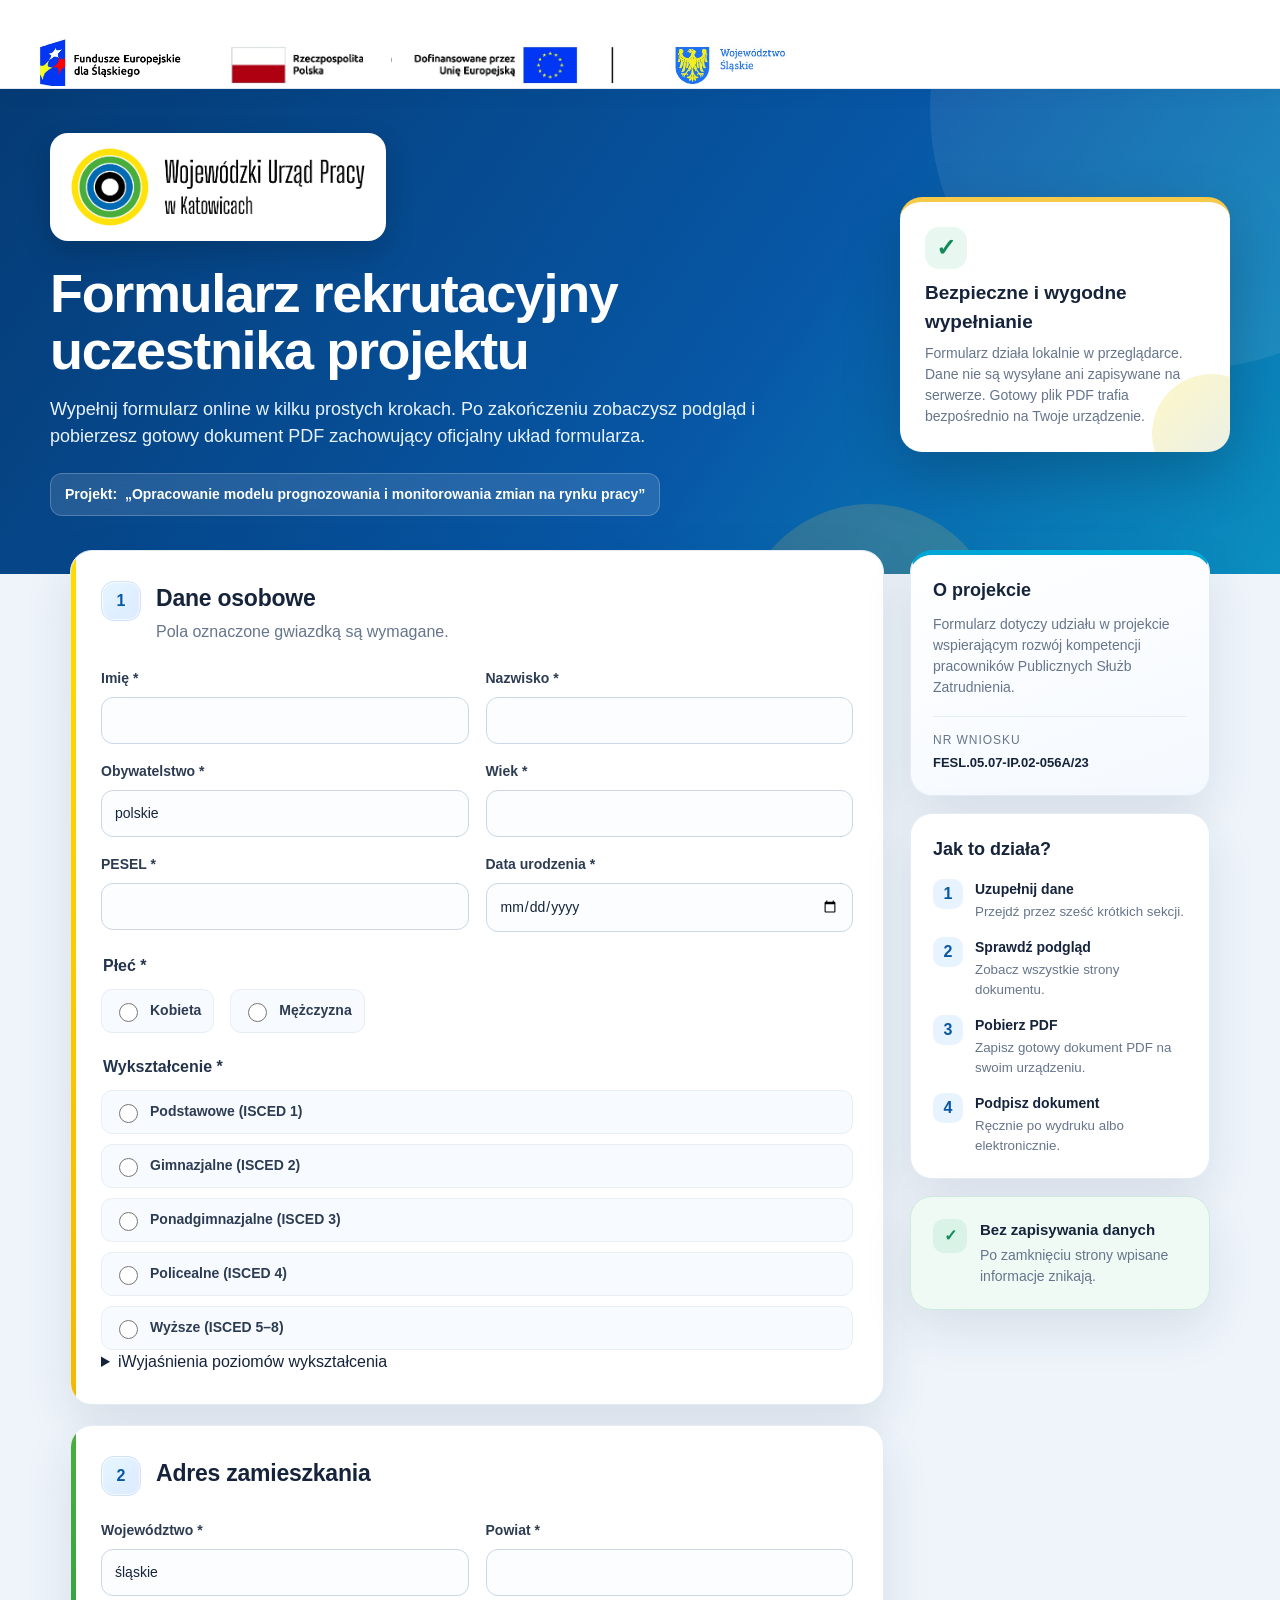
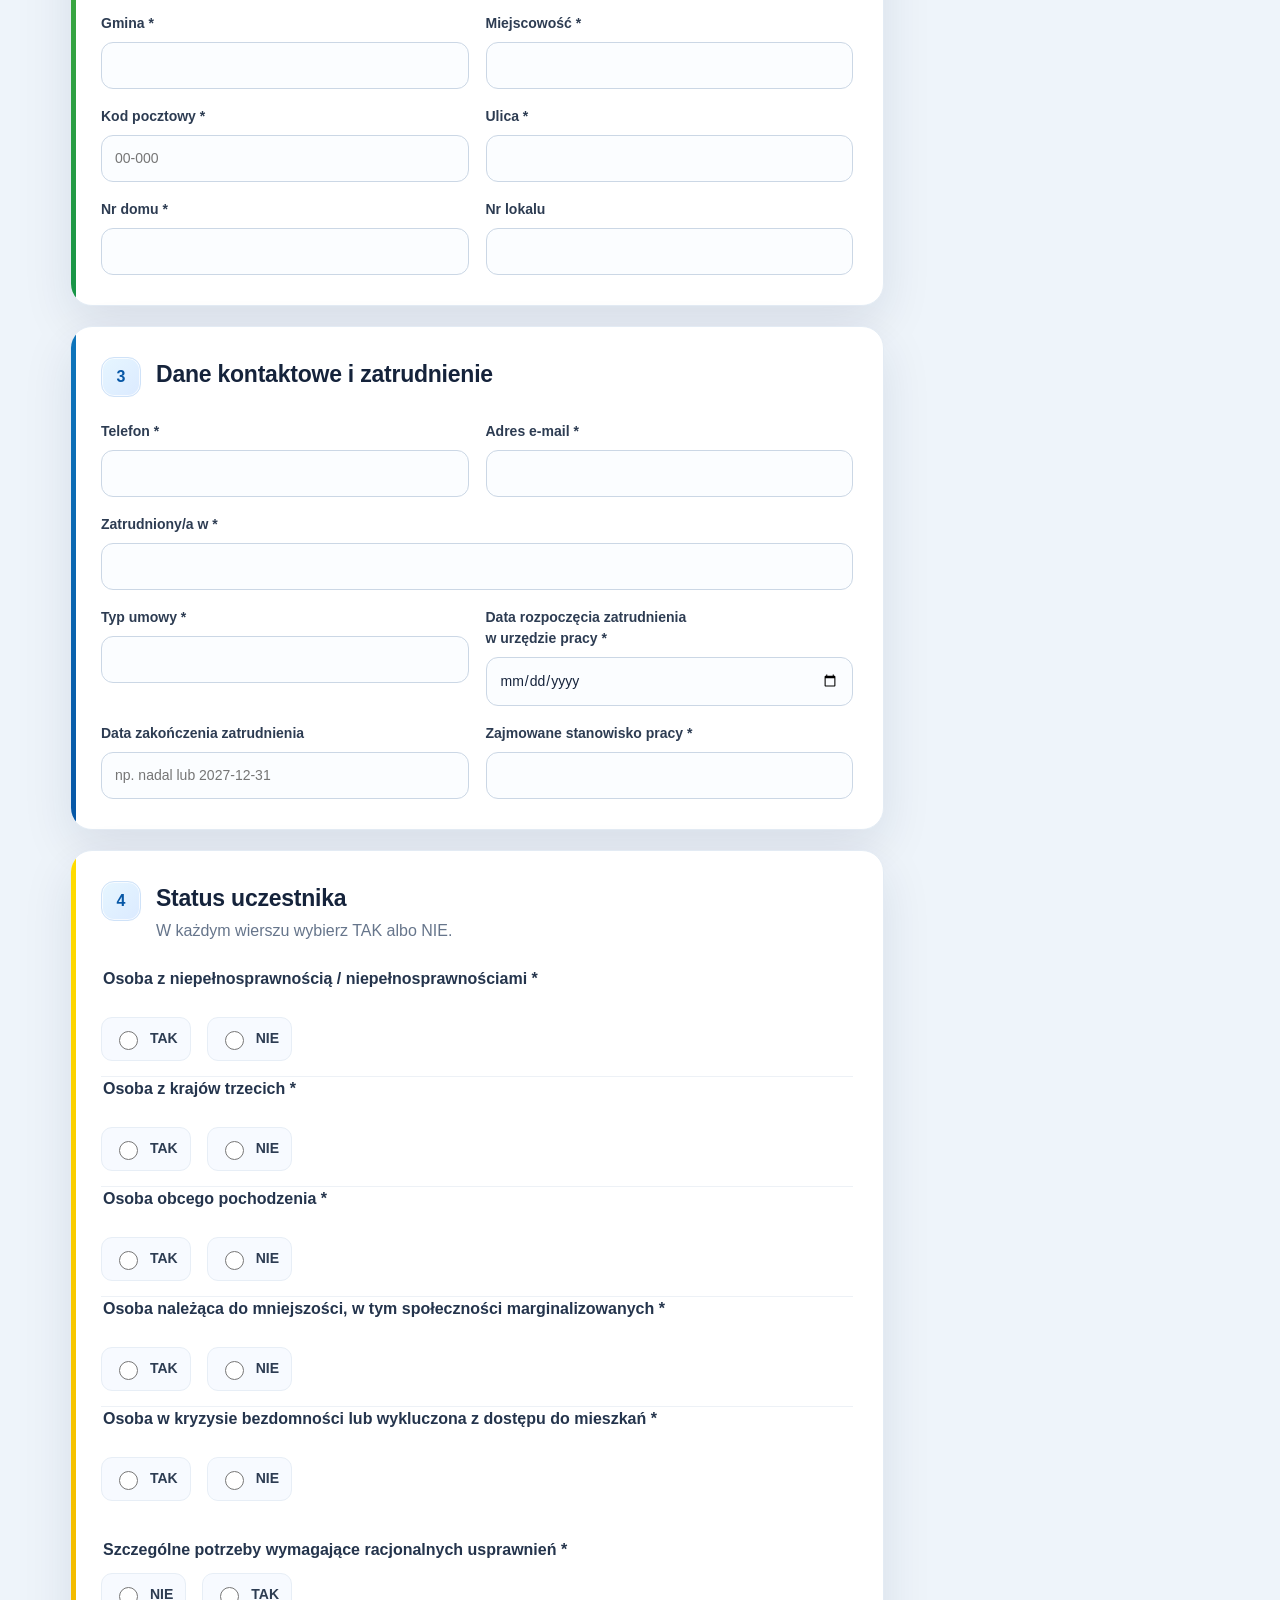
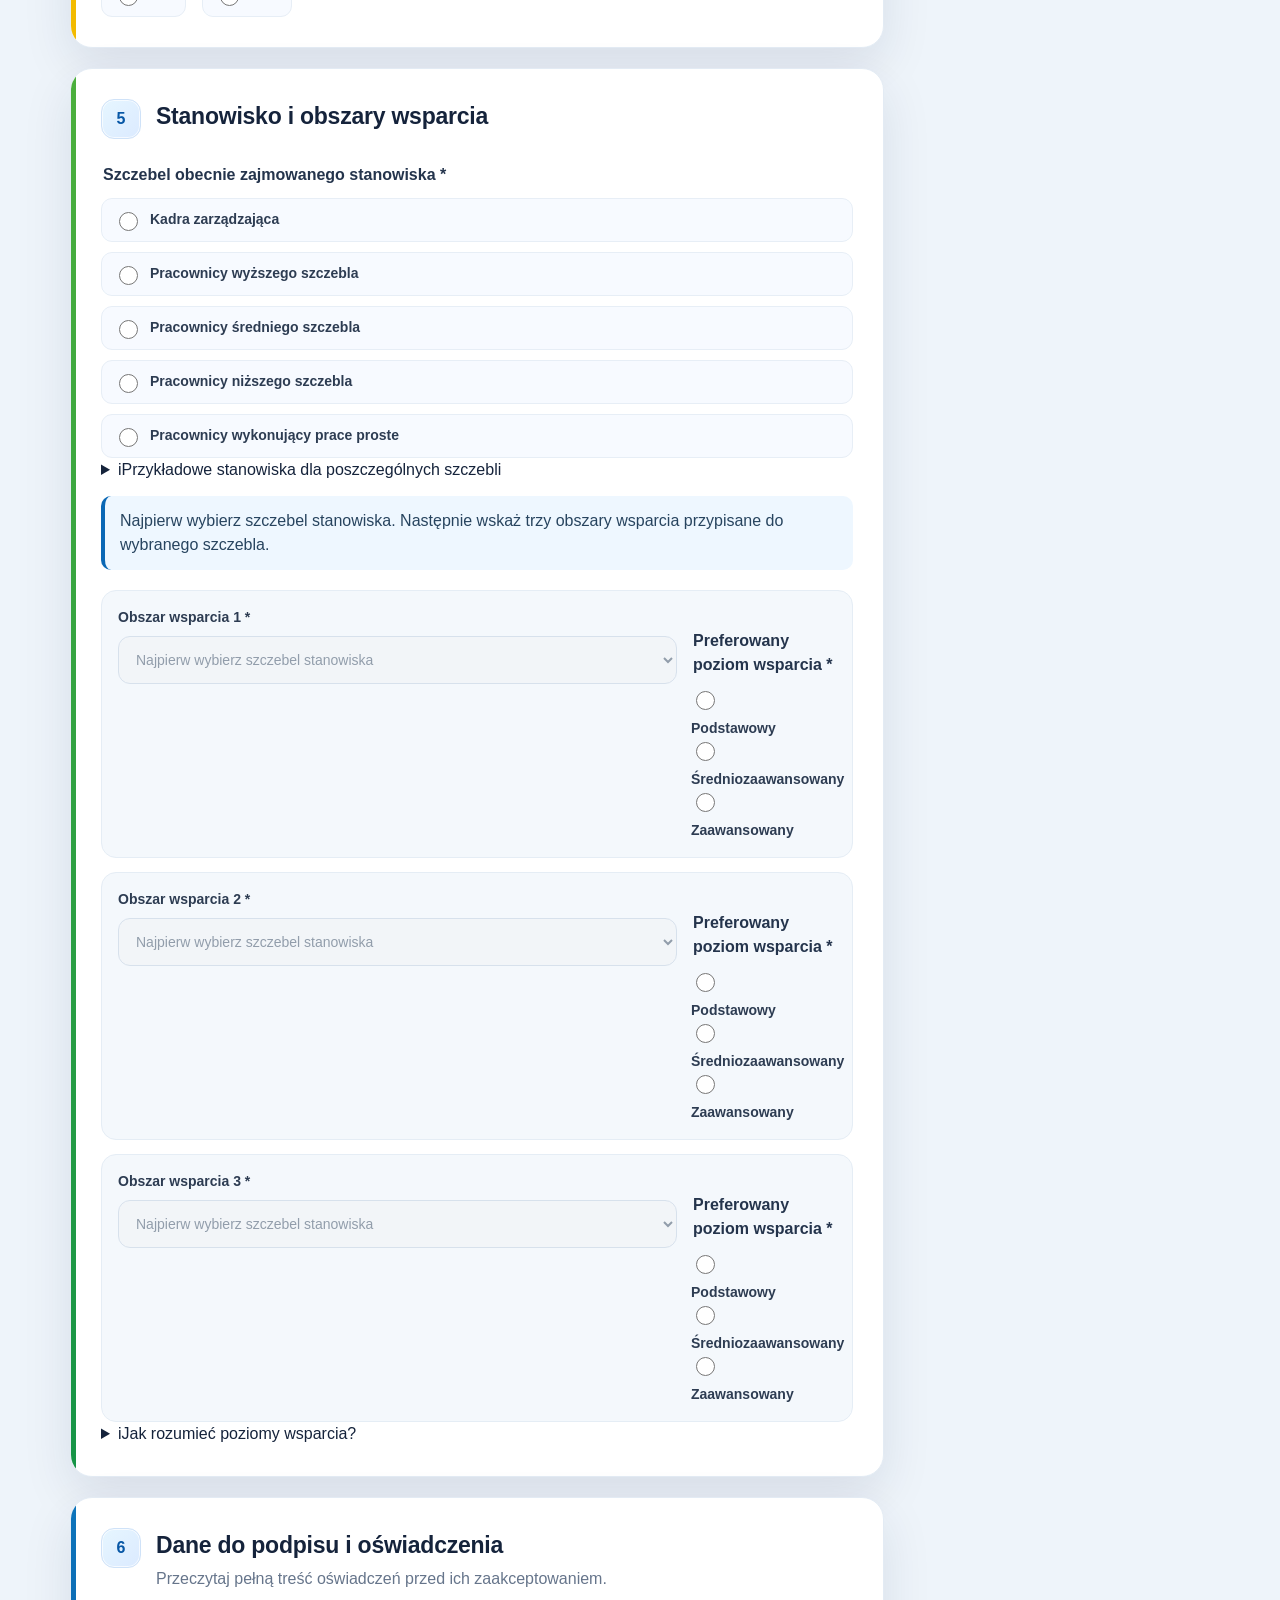
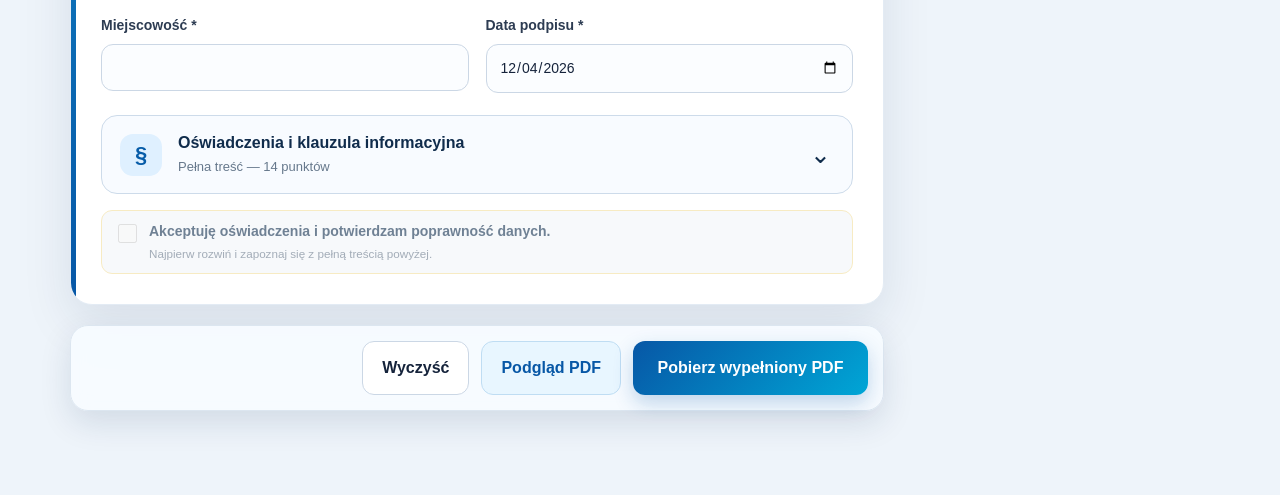
<file: index.html>
<!doctype html>
<html lang="pl">
<head>
  <meta charset="utf-8">
  <meta name="viewport" content="width=device-width, initial-scale=1">
  <title>Formularz rekrutacyjny - generator PDF</title>
  <link rel="stylesheet" href="./style.css?v=10.8">
</head>
<body>
  <header class="site-header">
    <div class="funding-strip">
      <div class="brand-wrap">
        <div class="funding-logos" aria-label="Logotypy programu i instytucji finansujących">
          <img src="./assets/fundusze-slaskie.png" alt="Fundusze Europejskie dla Śląskiego">
          <img src="./assets/rzeczpospolita.png" alt="Rzeczpospolita Polska">
          <img src="./assets/unia-europejska.png" alt="Dofinansowane przez Unię Europejską">
          <img src="./assets/wojewodztwo-slaskie.png" alt="Województwo Śląskie">
        </div>
      </div>
    </div>
    <div class="hero">
      <div class="hero-inner">
        <div class="hero-copy">
          <div class="institution-row">
            <div class="wup-brand-box">
              <img src="./assets/logo-wup-oficjalne.png" alt="Wojewódzki Urząd Pracy w Katowicach" class="wup-logo-wide">
            </div>
          </div>
          <h1>Formularz rekrutacyjny uczestnika projektu</h1>
          <p class="hero-lead">Wypełnij formularz online w kilku prostych krokach. Po zakończeniu zobaczysz podgląd i pobierzesz gotowy dokument PDF zachowujący oficjalny układ formularza.</p>
          <div class="project-chip"><strong>Projekt:</strong>&nbsp; „Opracowanie modelu prognozowania i monitorowania zmian na rynku pracy”</div>
        </div>
        <div class="hero-panel">
          <div class="privacy-icon" aria-hidden="true">✓</div>
          <strong>Bezpieczne i wygodne wypełnianie</strong>
          <p>Formularz działa lokalnie w przeglądarce. Dane nie są wysyłane ani zapisywane na serwerze. Gotowy plik PDF trafia bezpośrednio na Twoje urządzenie.</p>
        </div>
      </div>
    </div>
  </header>

  <main class="layout">
    <form id="recruitmentForm" novalidate>
      <section class="card">
        <div class="section-title"><span>1</span><div><h2>Dane osobowe</h2><p>Pola oznaczone gwiazdką są wymagane.</p></div></div>
        <div class="grid two">
          <label>Imię *<input name="imie" autocomplete="given-name" required></label>
          <label>Nazwisko *<input name="nazwisko" autocomplete="family-name" required></label>
          <label>Obywatelstwo *<input name="obywatelstwo" required value="polskie"></label>
          <label>Wiek *<input name="wiek" type="number" min="16" max="100" required></label>
          <label>PESEL *<input name="pesel" inputmode="numeric" maxlength="11" pattern="[0-9]{11}" required></label>
          <label>Data urodzenia *<input name="data_urodzenia" type="date" required></label>
        </div>
        <fieldset><legend>Płeć *</legend><div class="choice-row"><label><input type="radio" name="plec" value="kobieta" required> Kobieta</label><label><input type="radio" name="plec" value="mezczyzna"> Mężczyzna</label></div></fieldset>
        <fieldset><legend>Wykształcenie *</legend><div class="choices">
          <label><input type="radio" name="wyksztalcenie" value="podstawowe" required> Podstawowe (ISCED 1)</label>
          <label><input type="radio" name="wyksztalcenie" value="gimnazjalne"> Gimnazjalne (ISCED 2)</label>
          <label><input type="radio" name="wyksztalcenie" value="ponadgimnazjalne"> Ponadgimnazjalne (ISCED 3)</label>
          <label><input type="radio" name="wyksztalcenie" value="policealne"> Policealne (ISCED 4)</label>
          <label><input type="radio" name="wyksztalcenie" value="wyzsze"> Wyższe (ISCED 5–8)</label>
        </div>
        <details class="field-explanation education-explanation">
          <summary><span class="help-icon" aria-hidden="true">i</span><span>Wyjaśnienia poziomów wykształcenia</span></summary>
          <div class="field-explanation-content explanation-cards">
            <article class="explanation-card"><strong>Ponadgimnazjalne</strong><p>Ukończona zasadnicza szkoła zawodowa, liceum, technikum lub technikum uzupełniające.</p></article>
            <article class="explanation-card"><strong>Policealne</strong><p>Ukończona szkoła policealna.</p></article>
            <article class="explanation-card"><strong>Wyższe</strong><p>Ukończone studia krótkiego cyklu, licencjackie, magisterskie lub doktoranckie.</p></article>
          </div>
        </details></fieldset>
      </section>

      <section class="card">
        <div class="section-title"><span>2</span><div><h2>Adres zamieszkania</h2></div></div>
        <div class="grid two">
          <label>Województwo *<input name="wojewodztwo" required value="śląskie"></label>
          <label>Powiat *<input name="powiat" required></label>
          <label>Gmina *<input name="gmina" required></label>
          <label>Miejscowość *<input name="miejscowosc" autocomplete="address-level2" required></label>
          <label>Kod pocztowy *<input name="kod_pocztowy" autocomplete="postal-code" pattern="[0-9]{2}-[0-9]{3}" placeholder="00-000" required></label>
          <label>Ulica *<input name="ulica" autocomplete="street-address" required></label>
          <label>Nr domu *<input name="nr_domu" required></label>
          <label>Nr lokalu<input name="nr_lokalu"></label>
        </div>
      </section>

      <section class="card">
        <div class="section-title"><span>3</span><div><h2>Dane kontaktowe i zatrudnienie</h2></div></div>
        <div class="grid two">
          <label>Telefon *<input name="telefon" type="tel" autocomplete="tel" required></label>
          <label>Adres e-mail *<input name="email" type="email" autocomplete="email" required></label>
          <label class="wide">Zatrudniony/a w *<input name="zatrudniony_w" required></label>
          <label>Typ umowy *<input name="typ_umowy" required></label>
          <label class="employment-start-label"><span>Data rozpoczęcia zatrudnienia<br>w urzędzie pracy *</span><input name="data_rozp_zatr" type="date" required></label>
          <label>Data zakończenia zatrudnienia<input name="data_zakonczenia_zatr" placeholder="np. nadal lub 2027-12-31"></label>
          <label>Zajmowane stanowisko pracy *<input name="stanowisko_pracy" required></label>
        </div>
      </section>

      <section class="card">
        <div class="section-title"><span>4</span><div><h2>Status uczestnika</h2><p>W każdym wierszu wybierz TAK albo NIE.</p></div></div>
        <div class="status-list">
          <fieldset><legend>Osoba z niepełnosprawnością / niepełnosprawnościami *</legend><div class="choice-row"><label><input type="radio" name="niepelnosprawnosc" value="tak" required> TAK</label><label><input type="radio" name="niepelnosprawnosc" value="nie"> NIE</label></div></fieldset>
          <fieldset><legend>Osoba z krajów trzecich *</legend><div class="choice-row"><label><input type="radio" name="kraje_trzecie" value="tak" required> TAK</label><label><input type="radio" name="kraje_trzecie" value="nie"> NIE</label></div></fieldset>
          <fieldset><legend>Osoba obcego pochodzenia *</legend><div class="choice-row"><label><input type="radio" name="obce_pochodzenie" value="tak" required> TAK</label><label><input type="radio" name="obce_pochodzenie" value="nie"> NIE</label></div></fieldset>
          <fieldset><legend>Osoba należąca do mniejszości, w tym społeczności marginalizowanych *</legend><div class="choice-row"><label><input type="radio" name="mniejszosc" value="tak" required> TAK</label><label><input type="radio" name="mniejszosc" value="nie"> NIE</label></div></fieldset>
          <fieldset><legend>Osoba w kryzysie bezdomności lub wykluczona z dostępu do mieszkań *</legend><div class="choice-row"><label><input type="radio" name="bezdomnosc" value="tak" required> TAK</label><label><input type="radio" name="bezdomnosc" value="nie"> NIE</label></div></fieldset>
        </div>
        <fieldset><legend>Szczególne potrzeby wymagające racjonalnych usprawnień *</legend><div class="choice-row"><label><input type="radio" name="szczegolne_potrzeby" value="nie" required> NIE</label><label><input type="radio" name="szczegolne_potrzeby" value="tak"> TAK</label></div></fieldset>
        <label id="needsDetails" class="hidden">Rodzaj potrzeb i oczekiwane usprawnienia<textarea name="opis_szczegolnych_potrzeb" rows="4"></textarea></label>
      </section>

      <section class="card">
        <div class="section-title"><span>5</span><div><h2>Stanowisko i obszary wsparcia</h2></div></div>
        <fieldset><legend>Szczebel obecnie zajmowanego stanowiska *</legend><div class="choices">
          <label><input type="radio" name="szczebel" value="kadra_zarzadzajaca" required> Kadra zarządzająca</label>
          <label><input type="radio" name="szczebel" value="wyzszy_szczebel"> Pracownicy wyższego szczebla</label>
          <label><input type="radio" name="szczebel" value="sredni_szczebel"> Pracownicy średniego szczebla</label>
          <label><input type="radio" name="szczebel" value="nizszy_szczebel"> Pracownicy niższego szczebla</label>
          <label><input type="radio" name="szczebel" value="prace_proste"> Pracownicy wykonujący prace proste</label>
        </div>
        <details class="field-explanation position-explanation">
          <summary><span class="help-icon" aria-hidden="true">i</span><span>Przykładowe stanowiska dla poszczególnych szczebli</span></summary>
          <div class="field-explanation-content explanation-cards position-cards">
            <article class="explanation-card"><strong>Kadra zarządzająca</strong><p>np. Dyrektor, Naczelnik Wydziału, Kierownik.</p></article>
            <article class="explanation-card"><strong>Pracownicy wyższego szczebla</strong><p>np. Specjalista ds. administracji, Specjalista ds. statystyki, Doradca zawodowy.</p></article>
            <article class="explanation-card"><strong>Pracownicy średniego szczebla</strong><p>np. Asystent biurowy, Pracownik działu usług rynku pracy, Technik ekonomista, Asystent EURES.</p></article>
            <article class="explanation-card"><strong>Pracownicy niższego szczebla</strong><p>np. Kierowca, Pracownik techniczny, Robotnik gospodarczy.</p></article>
            <article class="explanation-card"><strong>Pracownicy wykonujący prace proste</strong><p>np. Portier, Konserwator, Sprzątaczka.</p></article>
          </div>
        </details></fieldset>
        <p class="support-hint" id="supportHint">Najpierw wybierz szczebel stanowiska. Następnie wskaż trzy obszary wsparcia przypisane do wybranego szczebla.</p>
        <div class="support-grid">
          <div class="support-row" data-support-row="1">
            <label>Obszar wsparcia 1 *<select name="obszar_wsparcia_1" class="support-area-select" data-support-index="1" required disabled><option value="">Najpierw wybierz szczebel stanowiska</option></select></label>
            <fieldset class="support-level-fieldset"><legend>Preferowany poziom wsparcia *</legend>
              <div class="support-level-segmented" role="radiogroup" aria-label="Preferowany poziom wsparcia dla obszaru 1">
                <label><input type="radio" name="obszar_1_poziom" value="1" required><span>Podstawowy</span></label>
                <label><input type="radio" name="obszar_1_poziom" value="2"><span>Średniozaawansowany</span></label>
                <label><input type="radio" name="obszar_1_poziom" value="3"><span>Zaawansowany</span></label>
              </div>
            </fieldset>
            <div class="language-details hidden" id="languageDetails1" aria-live="polite">
              <div class="language-details-head"><strong>Uzupełnij dane dotyczące języka obcego</strong><span>Wskaż konkretny język. Poziom wybierz poniżej.</span></div>
              <div class="language-grid language-grid-single">
                <label>Wpisz język *<input name="jezyk_1" class="language-input" autocomplete="off" placeholder="np. angielski"></label>
                <input type="hidden" name="jezyk_1_poziom" value="">
              </div>
            </div>
          </div>
          <div class="support-row" data-support-row="2">
            <label>Obszar wsparcia 2 *<select name="obszar_wsparcia_2" class="support-area-select" data-support-index="2" required disabled><option value="">Najpierw wybierz szczebel stanowiska</option></select></label>
            <fieldset class="support-level-fieldset"><legend>Preferowany poziom wsparcia *</legend>
              <div class="support-level-segmented" role="radiogroup" aria-label="Preferowany poziom wsparcia dla obszaru 2">
                <label><input type="radio" name="obszar_2_poziom" value="1" required><span>Podstawowy</span></label>
                <label><input type="radio" name="obszar_2_poziom" value="2"><span>Średniozaawansowany</span></label>
                <label><input type="radio" name="obszar_2_poziom" value="3"><span>Zaawansowany</span></label>
              </div>
            </fieldset>
            <div class="language-details hidden" id="languageDetails2" aria-live="polite">
              <div class="language-details-head"><strong>Uzupełnij dane dotyczące języka obcego</strong><span>Wskaż konkretny język. Poziom wybierz poniżej.</span></div>
              <div class="language-grid language-grid-single">
                <label>Wpisz język *<input name="jezyk_2" class="language-input" autocomplete="off" placeholder="np. angielski"></label>
                <input type="hidden" name="jezyk_2_poziom" value="">
              </div>
            </div>
          </div>
          <div class="support-row" data-support-row="3">
            <label>Obszar wsparcia 3 *<select name="obszar_wsparcia_3" class="support-area-select" data-support-index="3" required disabled><option value="">Najpierw wybierz szczebel stanowiska</option></select></label>
            <fieldset class="support-level-fieldset"><legend>Preferowany poziom wsparcia *</legend>
              <div class="support-level-segmented" role="radiogroup" aria-label="Preferowany poziom wsparcia dla obszaru 3">
                <label><input type="radio" name="obszar_3_poziom" value="1" required><span>Podstawowy</span></label>
                <label><input type="radio" name="obszar_3_poziom" value="2"><span>Średniozaawansowany</span></label>
                <label><input type="radio" name="obszar_3_poziom" value="3"><span>Zaawansowany</span></label>
              </div>
            </fieldset>
            <div class="language-details hidden" id="languageDetails3" aria-live="polite">
              <div class="language-details-head"><strong>Uzupełnij dane dotyczące języka obcego</strong><span>Wskaż konkretny język. Poziom wybierz poniżej.</span></div>
              <div class="language-grid language-grid-single">
                <label>Wpisz język *<input name="jezyk_3" class="language-input" autocomplete="off" placeholder="np. angielski"></label>
                <input type="hidden" name="jezyk_3_poziom" value="">
              </div>
            </div>
          </div>
        </div>
        <details class="field-explanation support-level-explanation">
          <summary><span class="help-icon" aria-hidden="true">i</span><span>Jak rozumieć poziomy wsparcia?</span></summary>
          <div class="field-explanation-content level-cards">
            <article class="level-card level-basic"><span class="level-number">1</span><div><strong>Poziom podstawowy</strong><p>Wprowadzenie do zagadnień i rozwój podstawowych kompetencji.</p></div></article>
            <article class="level-card level-intermediate"><span class="level-number">2</span><div><strong>Poziom średniozaawansowany</strong><p>Rozwój i utrwalenie posiadanej wiedzy oraz umiejętności.</p></div></article>
            <article class="level-card level-advanced"><span class="level-number">3</span><div><strong>Poziom zaawansowany</strong><p>Rozwój specjalistycznej wiedzy oraz doskonalenie umiejętności.</p></div></article>
            <p class="level-note">Wskazany poziom ma charakter orientacyjny i będzie uwzględniany przy doborze form wsparcia.</p>
            <p class="level-note language-note"><strong>Język obcy:</strong> w przypadku wskazania obszaru wsparcia kompetencyjnego/szkoleniowego z zakresu języka obcego należy wskazać konkretny język oraz określić jego poziom A1/A2, B1/B2 lub C1.</p>
          </div>
        </details>
      </section>

      <section class="card declaration-section">
        <div class="section-title"><span>6</span><div><h2>Dane do podpisu i oświadczenia</h2><p>Przeczytaj pełną treść oświadczeń przed ich zaakceptowaniem.</p></div></div>
        <div class="grid two"><label>Miejscowość *<input name="miejscowosc_podpisu" required></label><label>Data podpisu *<input name="data_podpisu" type="date" required></label></div>

        <details class="declarations" id="declarationsDetails">
          <summary>
            <span class="declaration-summary-icon" aria-hidden="true">§</span>
            <span><strong>Oświadczenia i klauzula informacyjna</strong><small>Pełna treść — 14 punktów</small></span>
            <span class="declaration-chevron" aria-hidden="true">⌄</span>
          </summary>
          <div class="declarations-content">
            <h3>OŚWIADCZENIA</h3>
            <p>Ja niżej podpisana/y <strong class="auto-name" id="declarationName">—</strong>, świadomy/a odpowiedzialności za składanie oświadczeń niezgodnych z prawdą:</p>
            <ol>
              <li>Oświadczam, iż wszystkie podane w formularzu dane odpowiadają stanowi faktycznemu i są prawdziwe.</li>
              <li>Oświadczam, że jestem zatrudniony/a na terenie województwa śląskiego.</li>
              <li>Oświadczam, że reprezentuję instytucję, która należy do instytucji Publicznych Służb Zatrudnienia.</li>
              <li>Wyrażam zgodę na przetwarzanie danych osobowych.</li>
            </ol>

            <h3>OŚWIADCZENIE OSOBY APLIKUJĄCEJ O UDZIAŁ W PROJEKCIE</h3>
            <p><strong>„Opracowanie modelu prognozowania i monitorowania zmian na rynku pracy” nr FESL.05.07-IP.02-056A/23</strong></p>
            <p>W związku z chęcią przystąpienia do projektu pn. „Opracowanie modelu prognozowania i monitorowania zmian na rynku pracy” wyrażam zgodę na przetwarzanie moich danych osobowych oraz oświadczam, że przyjmuję do wiadomości, iż:</p>
            <ol>
              <li>Przesłanką umożliwiającą legalne przetwarzanie moich danych osobowych jest art. 6 ust. 1 lit. a) Rozporządzenia Parlamentu Europejskiego i Rady (UE) 2016/679 z dnia 27 kwietnia 2016 r. w sprawie ochrony osób fizycznych w związku z przetwarzaniem danych osobowych i w sprawie swobodnego przepływu takich danych oraz uchylenia dyrektywy 95/46/WE.</li>
              <li>W związku z realizacją procesu rekrutacji do niniejszego projektu przetwarzane będą następujące kategorie danych osobowych Uczestnika projektu: dane uczestnika, dane kontaktowe uczestnika, szczegóły i rodzaj wsparcia, status uczestnika projektu w chwili przystąpienia do projektu.</li>
              <li>Moje dane będą przetwarzane od dnia podpisania niniejszego oświadczenia do: 1) pięciu lat począwszy od dnia zakończenia okresu realizacji projektu, przy czym IP-WUP może przedłużyć ten termin na dalszy czas oznaczony, informując o tym Beneficjenta odrębnym pismem; 2) dziesięciu lat począwszy od dnia, w którym przyznano pomoc — w przypadku projektów objętych pomocą publiczną.</li>
              <li>Administratorem danych osobowych jest Wojewódzki Urząd Pracy z siedzibą w Katowicach (40-086), przy ul. Sokolskiej 29, wupkatowice.praca.gov.pl.</li>
              <li>Moje dane osobowe będą wykorzystywane jedynie w celu rekrutacji oraz uczestnictwa w niniejszym projekcie.</li>
              <li>Dane osobowe będą przetwarzane przez następujących odbiorców: instytucję zarządzającą, instytucję organizującą nabór oraz instytucje kontrolne upoważnione do przetwarzania danych osobowych na podstawie odrębnych przepisów prawa, operatora pocztowego lub kuriera (w przypadku korespondencji papierowej), podmioty zapewniające obsługę teleinformatyczną projektu.</li>
              <li>Podmiotami, którym zostanie powierzone przetwarzanie danych osobowych, będą firmy zewnętrzne realizujące szkolenia/kursy.</li>
              <li>O powierzeniu danych osobowych do przetwarzania innym podmiotom Uczestnik zostanie poinformowany w drodze pisemnej.</li>
              <li>Mam prawo dostępu do moich danych osobowych, ich sprostowania, usunięcia lub ograniczenia przetwarzania.</li>
              <li>Mam prawo do cofnięcia zgody na przetwarzanie danych osobowych w dowolnym momencie bez wpływu na zgodność z prawem przetwarzania, którego dokonano na podstawie zgody przed jej cofnięciem.</li>
              <li>Mam prawo do wniesienia skargi do Prezesa Urzędu Ochrony Danych Osobowych w przypadku podejrzenia naruszenia przepisów o ochronie danych osobowych.</li>
              <li>Wymienione prawa będą traktowane w sposób określony w artykułach 13 do 19 Rozdziału III „Prawa osoby, której dane dotyczą” rozporządzenia Parlamentu Europejskiego i Rady (UE) 2016/679.</li>
              <li>Podanie moich danych osobowych, o których mowa w pkt 2, jest niezbędne do realizacji procesu rekrutacji. Odmowa ich przekazania jest jednoznaczna z brakiem możliwości rozpoczęcia udziału w procesie rekrutacji do projektu.</li>
              <li>Udostępnione dane osobowe nie będą podlegały zautomatyzowanemu podejmowaniu decyzji, w tym decyzji będących wynikiem profilowania.</li>
            </ol>
            <div class="declaration-end">Koniec treści oświadczeń</div>
          </div>
        </details>

        <label class="confirm declaration-confirm is-locked" id="declarationConfirm">
          <input type="checkbox" name="potwierdzenie" required disabled>
          <span><strong>Akceptuję oświadczenia i potwierdzam poprawność danych.</strong><small>Najpierw rozwiń i zapoznaj się z pełną treścią powyżej.</small></span>
        </label>
      </section>

      <div class="actions">
        <button type="button" class="secondary" id="clearBtn">Wyczyść</button>
        <button type="button" class="preview" id="previewBtn">Podgląd PDF</button>
        <button type="submit" class="primary" id="generateBtn"><span>Pobierz wypełniony PDF</span></button>
      </div>
      <div id="message" role="status" aria-live="polite"></div>
    </form>

    <aside class="sidebar">
      <div class="side-card project-card">
        <h3>O projekcie</h3>
        <p>Formularz dotyczy udziału w projekcie wspierającym rozwój kompetencji pracowników Publicznych Służb Zatrudnienia.</p>
        <div class="project-meta"><span>Nr wniosku</span><strong>FESL.05.07-IP.02-056A/23</strong></div>
      </div>
      <div class="side-card steps-card">
        <h3>Jak to działa?</h3>
        <ol class="steps-list">
          <li><span>1</span><div><strong>Uzupełnij dane</strong><small>Przejdź przez sześć krótkich sekcji.</small></div></li>
          <li><span>2</span><div><strong>Sprawdź podgląd</strong><small>Zobacz wszystkie strony dokumentu.</small></div></li>
          <li><span>3</span><div><strong>Pobierz PDF</strong><small>Zapisz gotowy dokument PDF na swoim urządzeniu.</small></div></li>
          <li><span>4</span><div><strong>Podpisz dokument</strong><small>Ręcznie po wydruku albo elektronicznie.</small></div></li>
        </ol>
      </div>

      <div class="side-card privacy-card"><div class="privacy-dot">✓</div><div><h3>Bez zapisywania danych</h3><p>Po zamknięciu strony wpisane informacje znikają.</p></div></div>
    </aside>
  </main>

  <dialog id="previewDialog" class="preview-dialog">
    <div class="preview-head"><strong>Podgląd wypełnionego PDF</strong><button type="button" id="closePreview" aria-label="Zamknij">×</button></div>
    <iframe id="previewFrame" title="Podgląd PDF"></iframe>
    <div class="preview-foot"><button type="button" class="primary" id="downloadPreview">Pobierz ten PDF</button></div>
  </dialog>



  <dialog id="confirmDialog" class="confirm-dialog" aria-labelledby="confirmTitle">
    <div class="confirm-card">
      <div class="confirm-icon" aria-hidden="true">!</div>
      <h2 id="confirmTitle">Sprawdź poprawność danych</h2>
      <p>Przed utworzeniem dokumentu PDF upewnij się, że wszystkie dane zostały wpisane poprawnie.</p>
      <div class="confirm-note">Po wygenerowaniu dokumentu dane w pliku PDF nie będą już edytowane przez formularz.</div>
      <div class="confirm-actions">
        <button type="button" class="secondary" id="cancelGeneration">Sprawdź jeszcze raz</button>
        <button type="button" class="primary" id="confirmGeneration">Generuj PDF</button>
      </div>
    </div>
  </dialog>

  <dialog id="completionDialog" class="completion-dialog" aria-labelledby="completionTitle">
    <div class="completion-card">
      <div class="completion-mark" aria-hidden="true">✓</div>
      <h2 id="completionTitle">Formularz został przygotowany</h2>
      <p>Dokument PDF został zapisany na Twoim urządzeniu.</p>
      <p class="completion-security">Dla bezpieczeństwa wszystkie wprowadzone dane zostały usunięte z pamięci formularza.</p>
      <p class="completion-thanks">Dziękujemy za skorzystanie z formularza.</p>
      <button type="button" class="primary completion-close" id="closeCompletion">Zamknij</button>
    </div>
  </dialog>

  <script src="./assets/pdf-lib.min.js"></script>
  <script src="./app.js?v=10.8"></script>
</body>
</html>
</file>
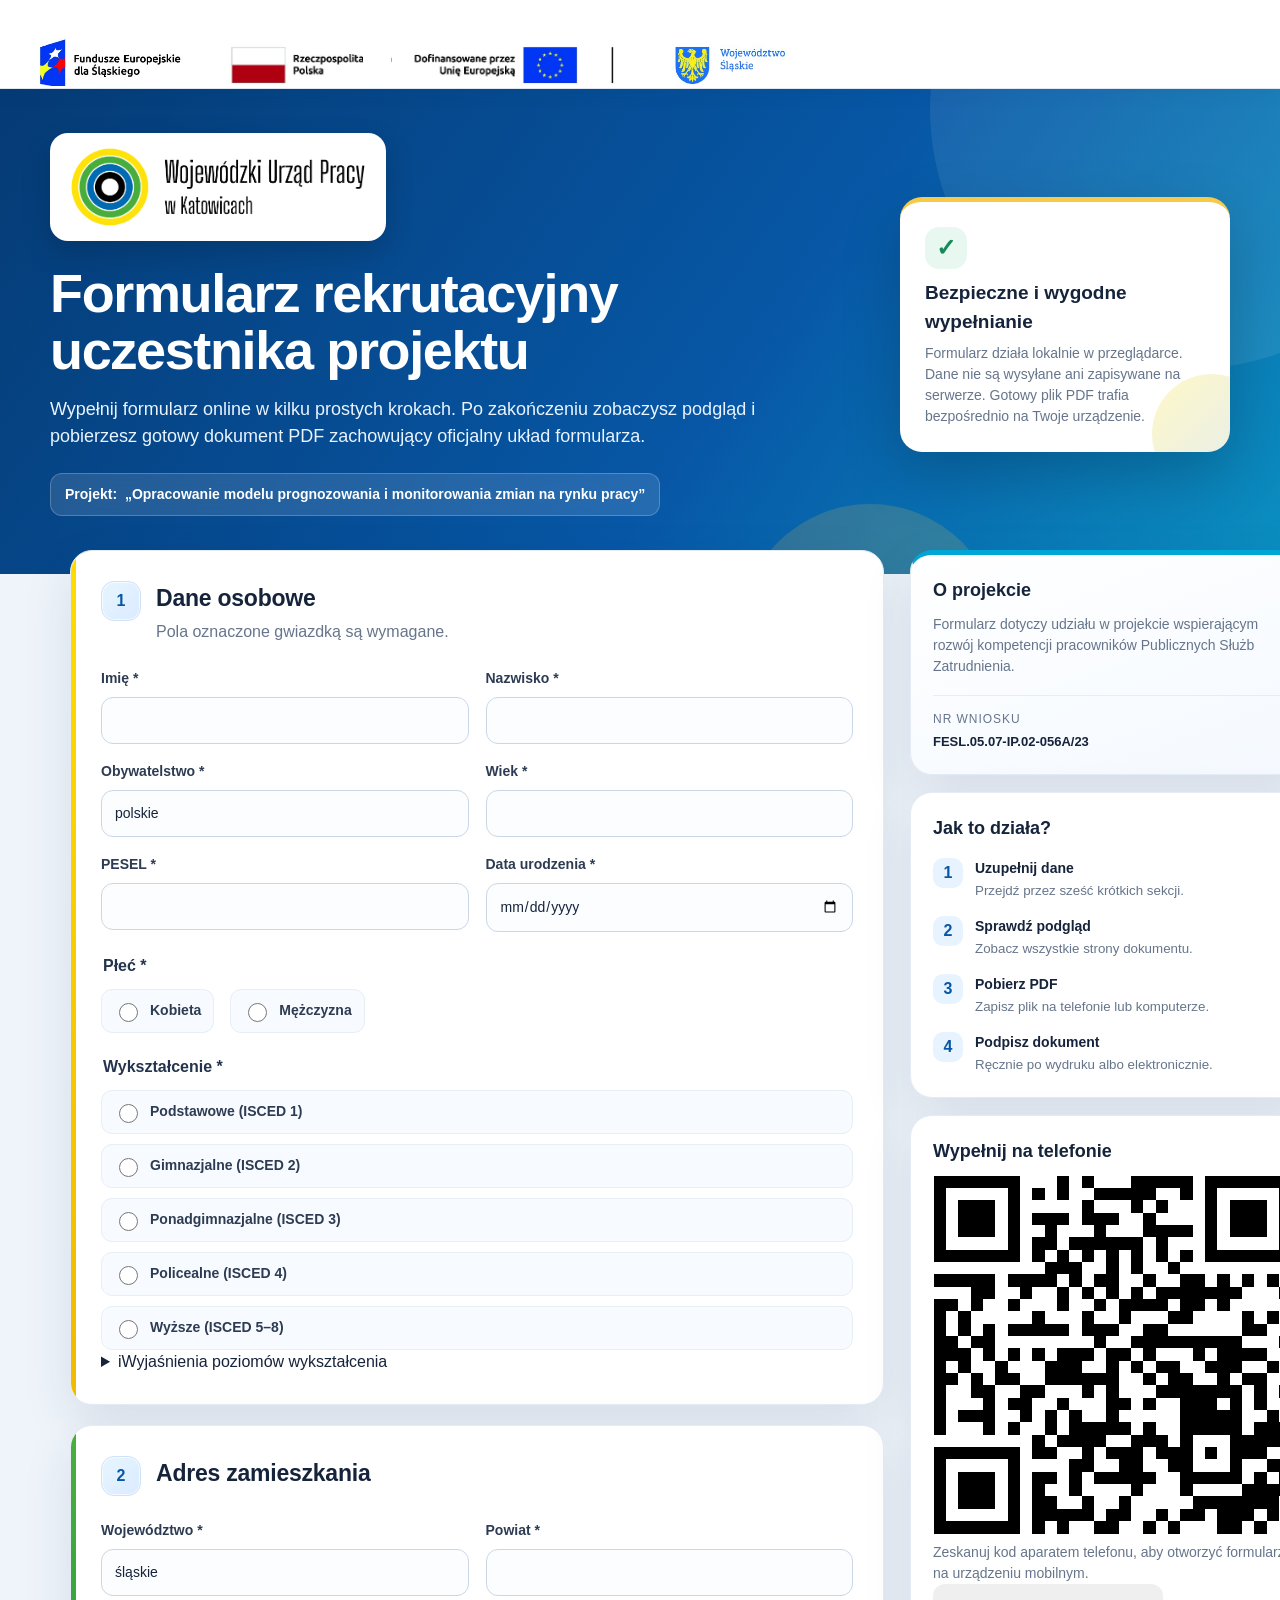
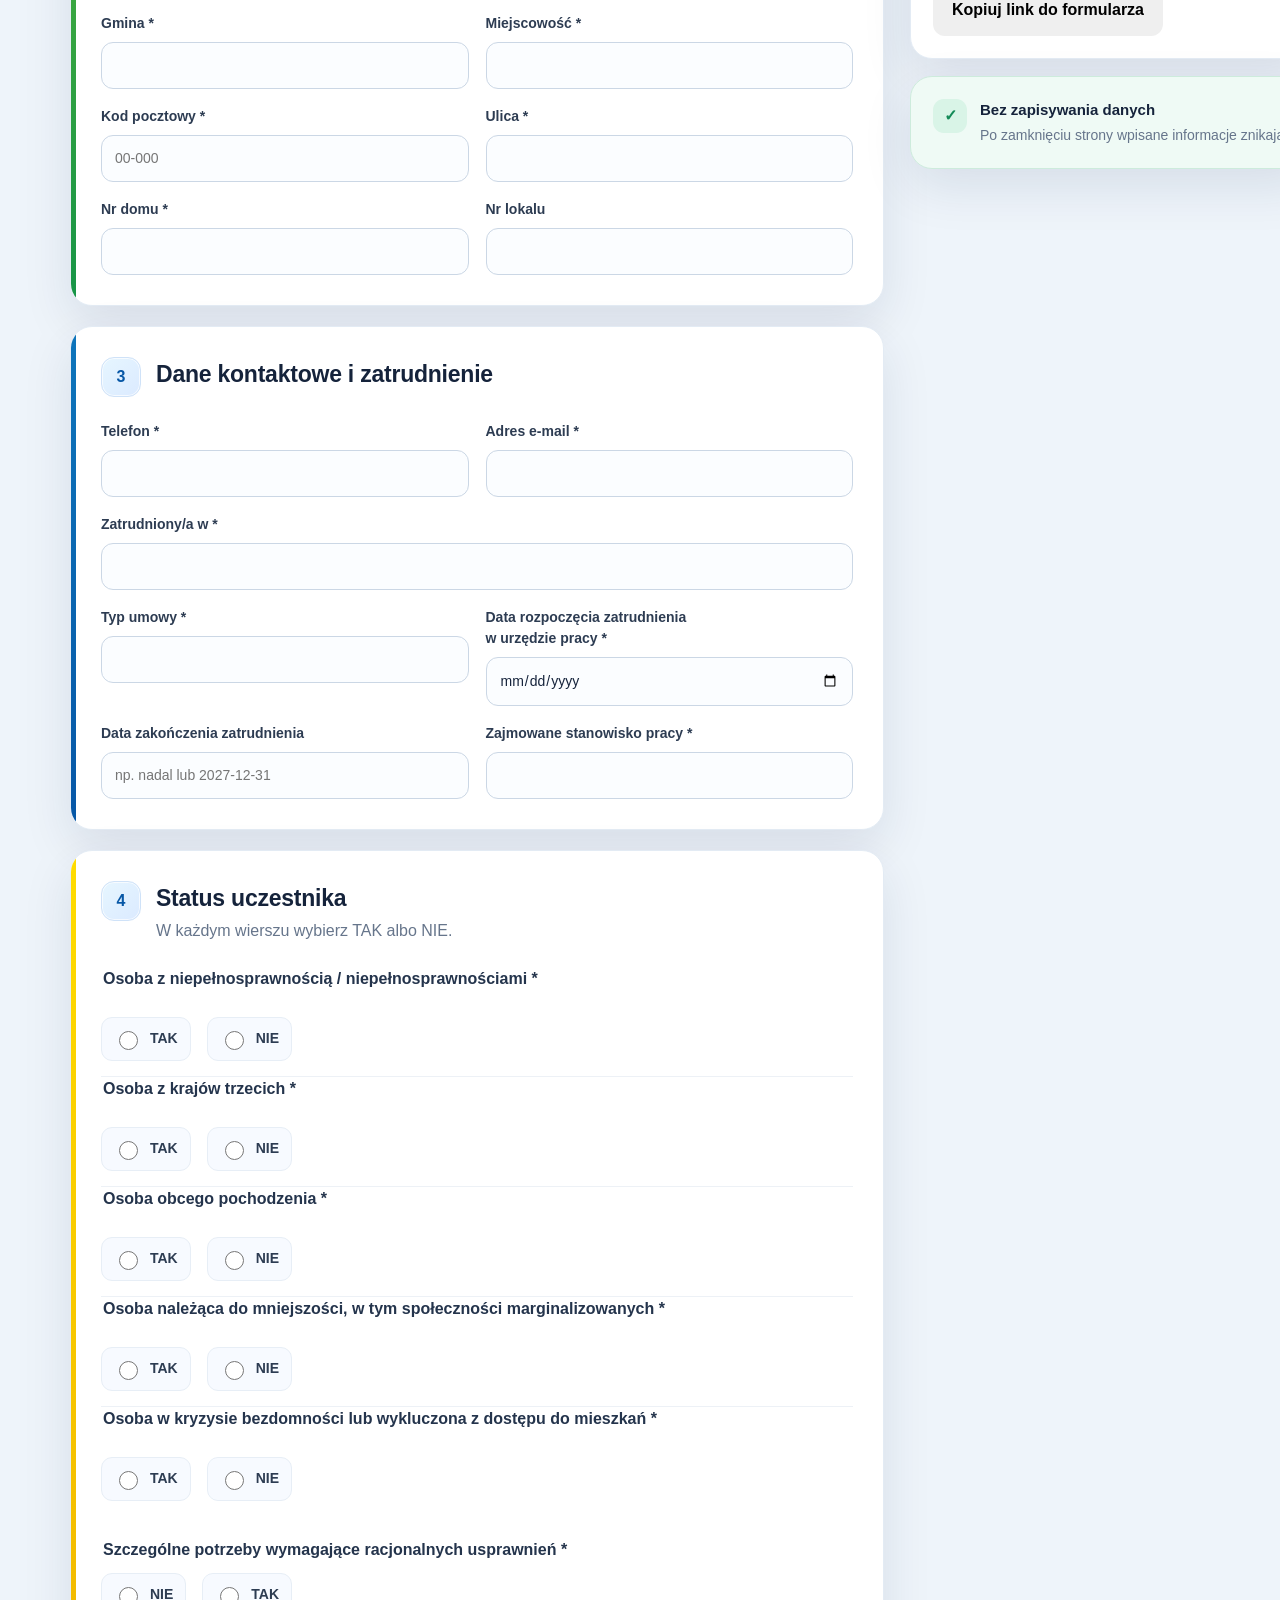
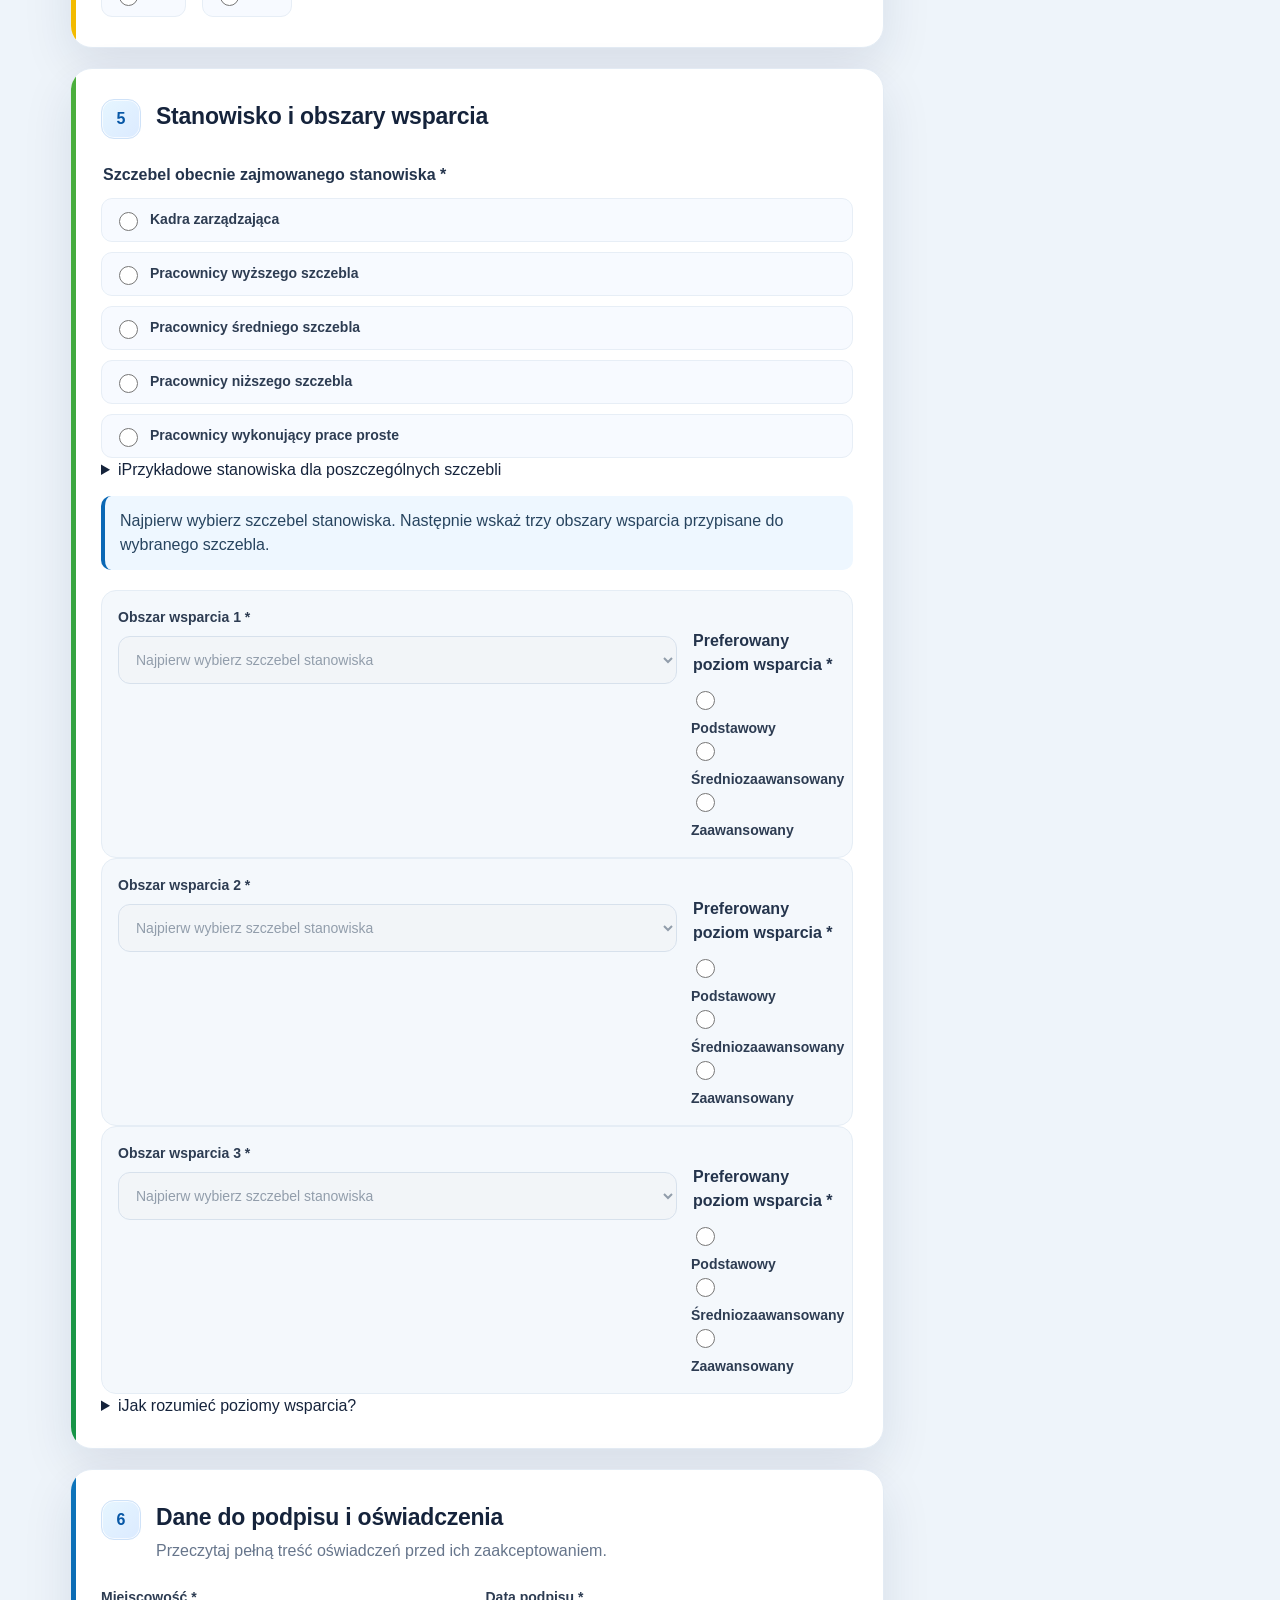
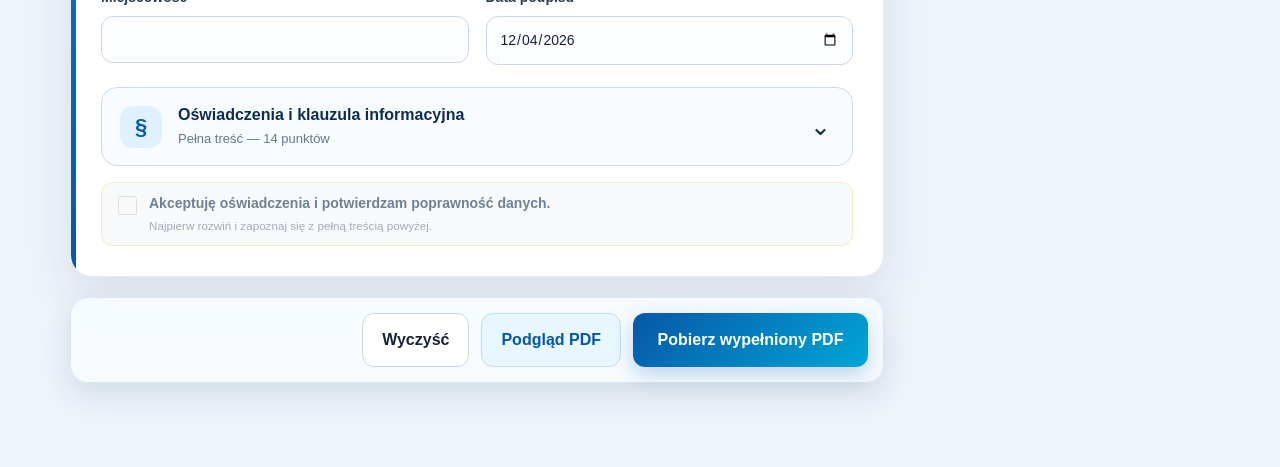
<file: index-zewnetrzne-pliki.html>
<!doctype html>
<html lang="pl">
<head>
  <meta charset="utf-8">
  <meta name="viewport" content="width=device-width, initial-scale=1">
  <title>Formularz rekrutacyjny - generator PDF</title>
  <link rel="stylesheet" href="style.css">
</head>
<body>
  <header class="site-header">
    <div class="funding-strip">
      <div class="brand-wrap">
        <div class="funding-logos" aria-label="Logotypy programu i instytucji finansujących">
          <img src="assets/fundusze-slaskie.png" alt="Fundusze Europejskie dla Śląskiego">
          <img src="assets/rzeczpospolita.png" alt="Rzeczpospolita Polska">
          <img src="assets/unia-europejska.png" alt="Dofinansowane przez Unię Europejską">
          <img src="assets/wojewodztwo-slaskie.png" alt="Województwo Śląskie">
        </div>
      </div>
    </div>
    <div class="hero">
      <div class="hero-inner">
        <div class="hero-copy">
          <div class="institution-row">
            <div class="wup-brand-box">
              <img src="assets/logo-wup-oficjalne.png" alt="Wojewódzki Urząd Pracy w Katowicach" class="wup-logo-wide">
            </div>
          </div>
          <h1>Formularz rekrutacyjny uczestnika projektu</h1>
          <p class="hero-lead">Wypełnij formularz online w kilku prostych krokach. Po zakończeniu zobaczysz podgląd i pobierzesz gotowy dokument PDF zachowujący oficjalny układ formularza.</p>
          <div class="project-chip"><strong>Projekt:</strong>&nbsp; „Opracowanie modelu prognozowania i monitorowania zmian na rynku pracy”</div>
        </div>
        <div class="hero-panel">
          <div class="privacy-icon" aria-hidden="true">✓</div>
          <strong>Bezpieczne i wygodne wypełnianie</strong>
          <p>Formularz działa lokalnie w przeglądarce. Dane nie są wysyłane ani zapisywane na serwerze. Gotowy plik PDF trafia bezpośrednio na Twoje urządzenie.</p>
        </div>
      </div>
    </div>
  </header>

  <main class="layout">
    <form id="recruitmentForm" novalidate>
      <section class="card">
        <div class="section-title"><span>1</span><div><h2>Dane osobowe</h2><p>Pola oznaczone gwiazdką są wymagane.</p></div></div>
        <div class="grid two">
          <label>Imię *<input name="imie" autocomplete="given-name" required></label>
          <label>Nazwisko *<input name="nazwisko" autocomplete="family-name" required></label>
          <label>Obywatelstwo *<input name="obywatelstwo" required value="polskie"></label>
          <label>Wiek *<input name="wiek" type="number" min="16" max="100" required></label>
          <label>PESEL *<input name="pesel" inputmode="numeric" maxlength="11" pattern="[0-9]{11}" required></label>
          <label>Data urodzenia *<input name="data_urodzenia" type="date" required></label>
        </div>
        <fieldset><legend>Płeć *</legend><div class="choice-row"><label><input type="radio" name="plec" value="kobieta" required> Kobieta</label><label><input type="radio" name="plec" value="mezczyzna"> Mężczyzna</label></div></fieldset>
        <fieldset><legend>Wykształcenie *</legend><div class="choices">
          <label><input type="radio" name="wyksztalcenie" value="podstawowe" required> Podstawowe (ISCED 1)</label>
          <label><input type="radio" name="wyksztalcenie" value="gimnazjalne"> Gimnazjalne (ISCED 2)</label>
          <label><input type="radio" name="wyksztalcenie" value="ponadgimnazjalne"> Ponadgimnazjalne (ISCED 3)</label>
          <label><input type="radio" name="wyksztalcenie" value="policealne"> Policealne (ISCED 4)</label>
          <label><input type="radio" name="wyksztalcenie" value="wyzsze"> Wyższe (ISCED 5–8)</label>
        </div>
        <details class="field-explanation education-explanation">
          <summary><span class="help-icon" aria-hidden="true">i</span><span>Wyjaśnienia poziomów wykształcenia</span></summary>
          <div class="field-explanation-content explanation-cards">
            <article class="explanation-card"><strong>Ponadgimnazjalne</strong><p>Ukończona zasadnicza szkoła zawodowa, liceum, technikum lub technikum uzupełniające.</p></article>
            <article class="explanation-card"><strong>Policealne</strong><p>Ukończona szkoła policealna.</p></article>
            <article class="explanation-card"><strong>Wyższe</strong><p>Ukończone studia krótkiego cyklu, licencjackie, magisterskie lub doktoranckie.</p></article>
          </div>
        </details></fieldset>
      </section>

      <section class="card">
        <div class="section-title"><span>2</span><div><h2>Adres zamieszkania</h2></div></div>
        <div class="grid two">
          <label>Województwo *<input name="wojewodztwo" required value="śląskie"></label>
          <label>Powiat *<input name="powiat" required></label>
          <label>Gmina *<input name="gmina" required></label>
          <label>Miejscowość *<input name="miejscowosc" autocomplete="address-level2" required></label>
          <label>Kod pocztowy *<input name="kod_pocztowy" autocomplete="postal-code" pattern="[0-9]{2}-[0-9]{3}" placeholder="00-000" required></label>
          <label>Ulica *<input name="ulica" autocomplete="street-address" required></label>
          <label>Nr domu *<input name="nr_domu" required></label>
          <label>Nr lokalu<input name="nr_lokalu"></label>
        </div>
      </section>

      <section class="card">
        <div class="section-title"><span>3</span><div><h2>Dane kontaktowe i zatrudnienie</h2></div></div>
        <div class="grid two">
          <label>Telefon *<input name="telefon" type="tel" autocomplete="tel" required></label>
          <label>Adres e-mail *<input name="email" type="email" autocomplete="email" required></label>
          <label class="wide">Zatrudniony/a w *<input name="zatrudniony_w" required></label>
          <label>Typ umowy *<input name="typ_umowy" required></label>
          <label class="employment-start-label"><span>Data rozpoczęcia zatrudnienia<br>w urzędzie pracy *</span><input name="data_rozp_zatr" type="date" required></label>
          <label>Data zakończenia zatrudnienia<input name="data_zakonczenia_zatr" placeholder="np. nadal lub 2027-12-31"></label>
          <label>Zajmowane stanowisko pracy *<input name="stanowisko_pracy" required></label>
        </div>
      </section>

      <section class="card">
        <div class="section-title"><span>4</span><div><h2>Status uczestnika</h2><p>W każdym wierszu wybierz TAK albo NIE.</p></div></div>
        <div class="status-list">
          <fieldset><legend>Osoba z niepełnosprawnością / niepełnosprawnościami *</legend><div class="choice-row"><label><input type="radio" name="niepelnosprawnosc" value="tak" required> TAK</label><label><input type="radio" name="niepelnosprawnosc" value="nie"> NIE</label></div></fieldset>
          <fieldset><legend>Osoba z krajów trzecich *</legend><div class="choice-row"><label><input type="radio" name="kraje_trzecie" value="tak" required> TAK</label><label><input type="radio" name="kraje_trzecie" value="nie"> NIE</label></div></fieldset>
          <fieldset><legend>Osoba obcego pochodzenia *</legend><div class="choice-row"><label><input type="radio" name="obce_pochodzenie" value="tak" required> TAK</label><label><input type="radio" name="obce_pochodzenie" value="nie"> NIE</label></div></fieldset>
          <fieldset><legend>Osoba należąca do mniejszości, w tym społeczności marginalizowanych *</legend><div class="choice-row"><label><input type="radio" name="mniejszosc" value="tak" required> TAK</label><label><input type="radio" name="mniejszosc" value="nie"> NIE</label></div></fieldset>
          <fieldset><legend>Osoba w kryzysie bezdomności lub wykluczona z dostępu do mieszkań *</legend><div class="choice-row"><label><input type="radio" name="bezdomnosc" value="tak" required> TAK</label><label><input type="radio" name="bezdomnosc" value="nie"> NIE</label></div></fieldset>
        </div>
        <fieldset><legend>Szczególne potrzeby wymagające racjonalnych usprawnień *</legend><div class="choice-row"><label><input type="radio" name="szczegolne_potrzeby" value="nie" required> NIE</label><label><input type="radio" name="szczegolne_potrzeby" value="tak"> TAK</label></div></fieldset>
        <label id="needsDetails" class="hidden">Rodzaj potrzeb i oczekiwane usprawnienia<textarea name="opis_szczegolnych_potrzeb" rows="4"></textarea></label>
      </section>

      <section class="card">
        <div class="section-title"><span>5</span><div><h2>Stanowisko i obszary wsparcia</h2></div></div>
        <fieldset><legend>Szczebel obecnie zajmowanego stanowiska *</legend><div class="choices">
          <label><input type="radio" name="szczebel" value="kadra_zarzadzajaca" required> Kadra zarządzająca</label>
          <label><input type="radio" name="szczebel" value="wyzszy_szczebel"> Pracownicy wyższego szczebla</label>
          <label><input type="radio" name="szczebel" value="sredni_szczebel"> Pracownicy średniego szczebla</label>
          <label><input type="radio" name="szczebel" value="nizszy_szczebel"> Pracownicy niższego szczebla</label>
          <label><input type="radio" name="szczebel" value="prace_proste"> Pracownicy wykonujący prace proste</label>
        </div>
        <details class="field-explanation position-explanation">
          <summary><span class="help-icon" aria-hidden="true">i</span><span>Przykładowe stanowiska dla poszczególnych szczebli</span></summary>
          <div class="field-explanation-content explanation-cards position-cards">
            <article class="explanation-card"><strong>Kadra zarządzająca</strong><p>np. Dyrektor, Naczelnik Wydziału, Kierownik.</p></article>
            <article class="explanation-card"><strong>Pracownicy wyższego szczebla</strong><p>np. Specjalista ds. administracji, Specjalista ds. statystyki, Doradca zawodowy.</p></article>
            <article class="explanation-card"><strong>Pracownicy średniego szczebla</strong><p>np. Asystent biurowy, Pracownik działu usług rynku pracy, Technik ekonomista, Asystent EURES.</p></article>
            <article class="explanation-card"><strong>Pracownicy niższego szczebla</strong><p>np. Kierowca, Pracownik techniczny, Robotnik gospodarczy.</p></article>
            <article class="explanation-card"><strong>Pracownicy wykonujący prace proste</strong><p>np. Portier, Konserwator, Sprzątaczka.</p></article>
          </div>
        </details></fieldset>
        <p class="support-hint" id="supportHint">Najpierw wybierz szczebel stanowiska. Następnie wskaż trzy obszary wsparcia przypisane do wybranego szczebla.</p>
        <div class="support-grid">
          <div class="support-row" data-support-row="1">
            <label>Obszar wsparcia 1 *<select name="obszar_wsparcia_1" class="support-area-select" data-support-index="1" required disabled><option value="">Najpierw wybierz szczebel stanowiska</option></select></label>
            <fieldset class="support-level-fieldset"><legend>Preferowany poziom wsparcia *</legend>
              <div class="support-level-segmented" role="radiogroup" aria-label="Preferowany poziom wsparcia dla obszaru 1">
                <label><input type="radio" name="obszar_1_poziom" value="1" required><span>Podstawowy</span></label>
                <label><input type="radio" name="obszar_1_poziom" value="2"><span>Średniozaawansowany</span></label>
                <label><input type="radio" name="obszar_1_poziom" value="3"><span>Zaawansowany</span></label>
              </div>
            </fieldset>
            <div class="language-details hidden" id="languageDetails1" aria-live="polite">
              <div class="language-details-head"><strong>Uzupełnij dane dotyczące języka obcego</strong><span>Wskaż konkretny język. Poziom wybierz poniżej.</span></div>
              <div class="language-grid language-grid-single">
                <label>Wpisz język *<input name="jezyk_1" class="language-input" autocomplete="off" placeholder="np. angielski"></label>
                <input type="hidden" name="jezyk_1_poziom" value="">
              </div>
            </div>
          </div>
          </div>
          <div class="support-row" data-support-row="2">
            <label>Obszar wsparcia 2 *<select name="obszar_wsparcia_2" class="support-area-select" data-support-index="2" required disabled><option value="">Najpierw wybierz szczebel stanowiska</option></select></label>
            <fieldset class="support-level-fieldset"><legend>Preferowany poziom wsparcia *</legend>
              <div class="support-level-segmented" role="radiogroup" aria-label="Preferowany poziom wsparcia dla obszaru 2">
                <label><input type="radio" name="obszar_2_poziom" value="1" required><span>Podstawowy</span></label>
                <label><input type="radio" name="obszar_2_poziom" value="2"><span>Średniozaawansowany</span></label>
                <label><input type="radio" name="obszar_2_poziom" value="3"><span>Zaawansowany</span></label>
              </div>
            </fieldset>
            <div class="language-details hidden" id="languageDetails2" aria-live="polite">
              <div class="language-details-head"><strong>Uzupełnij dane dotyczące języka obcego</strong><span>Wskaż konkretny język. Poziom wybierz poniżej.</span></div>
              <div class="language-grid language-grid-single">
                <label>Wpisz język *<input name="jezyk_2" class="language-input" autocomplete="off" placeholder="np. angielski"></label>
                <input type="hidden" name="jezyk_2_poziom" value="">
              </div>
            </div>
          </div>
          </div>
          <div class="support-row" data-support-row="3">
            <label>Obszar wsparcia 3 *<select name="obszar_wsparcia_3" class="support-area-select" data-support-index="3" required disabled><option value="">Najpierw wybierz szczebel stanowiska</option></select></label>
            <fieldset class="support-level-fieldset"><legend>Preferowany poziom wsparcia *</legend>
              <div class="support-level-segmented" role="radiogroup" aria-label="Preferowany poziom wsparcia dla obszaru 3">
                <label><input type="radio" name="obszar_3_poziom" value="1" required><span>Podstawowy</span></label>
                <label><input type="radio" name="obszar_3_poziom" value="2"><span>Średniozaawansowany</span></label>
                <label><input type="radio" name="obszar_3_poziom" value="3"><span>Zaawansowany</span></label>
              </div>
            </fieldset>
            <div class="language-details hidden" id="languageDetails3" aria-live="polite">
              <div class="language-details-head"><strong>Uzupełnij dane dotyczące języka obcego</strong><span>Wskaż konkretny język. Poziom wybierz poniżej.</span></div>
              <div class="language-grid language-grid-single">
                <label>Wpisz język *<input name="jezyk_3" class="language-input" autocomplete="off" placeholder="np. angielski"></label>
                <input type="hidden" name="jezyk_3_poziom" value="">
              </div>
            </div>
          </div>
          </div>
        </div>
        <details class="field-explanation support-level-explanation">
          <summary><span class="help-icon" aria-hidden="true">i</span><span>Jak rozumieć poziomy wsparcia?</span></summary>
          <div class="field-explanation-content level-cards">
            <article class="level-card level-basic"><span class="level-number">1</span><div><strong>Poziom podstawowy</strong><p>Wprowadzenie do zagadnień i rozwój podstawowych kompetencji.</p></div></article>
            <article class="level-card level-intermediate"><span class="level-number">2</span><div><strong>Poziom średniozaawansowany</strong><p>Rozwój i utrwalenie posiadanej wiedzy oraz umiejętności.</p></div></article>
            <article class="level-card level-advanced"><span class="level-number">3</span><div><strong>Poziom zaawansowany</strong><p>Rozwój specjalistycznej wiedzy oraz doskonalenie umiejętności.</p></div></article>
            <p class="level-note">Wskazany poziom ma charakter orientacyjny i będzie uwzględniany przy doborze form wsparcia.</p>
            <p class="level-note language-note"><strong>Język obcy:</strong> w przypadku wskazania obszaru wsparcia kompetencyjnego/szkoleniowego z zakresu języka obcego należy wskazać konkretny język oraz określić jego poziom A1/A2, B1/B2 lub C1.</p>
          </div>
        </details>
      </section>

      <section class="card declaration-section">
        <div class="section-title"><span>6</span><div><h2>Dane do podpisu i oświadczenia</h2><p>Przeczytaj pełną treść oświadczeń przed ich zaakceptowaniem.</p></div></div>
        <div class="grid two"><label>Miejscowość *<input name="miejscowosc_podpisu" required></label><label>Data podpisu *<input name="data_podpisu" type="date" required></label></div>

        <details class="declarations" id="declarationsDetails">
          <summary>
            <span class="declaration-summary-icon" aria-hidden="true">§</span>
            <span><strong>Oświadczenia i klauzula informacyjna</strong><small>Pełna treść — 14 punktów</small></span>
            <span class="declaration-chevron" aria-hidden="true">⌄</span>
          </summary>
          <div class="declarations-content">
            <h3>OŚWIADCZENIA</h3>
            <p>Ja niżej podpisana/y <strong class="auto-name" id="declarationName">—</strong>, świadomy/a odpowiedzialności za składanie oświadczeń niezgodnych z prawdą:</p>
            <ol>
              <li>Oświadczam, iż wszystkie podane w formularzu dane odpowiadają stanowi faktycznemu i są prawdziwe.</li>
              <li>Oświadczam, że jestem zatrudniony/a na terenie województwa śląskiego.</li>
              <li>Oświadczam, że reprezentuję instytucję, która należy do instytucji Publicznych Służb Zatrudnienia.</li>
              <li>Wyrażam zgodę na przetwarzanie danych osobowych.</li>
            </ol>

            <h3>OŚWIADCZENIE OSOBY APLIKUJĄCEJ O UDZIAŁ W PROJEKCIE</h3>
            <p><strong>„Opracowanie modelu prognozowania i monitorowania zmian na rynku pracy” nr FESL.05.07-IP.02-056A/23</strong></p>
            <p>W związku z chęcią przystąpienia do projektu pn. „Opracowanie modelu prognozowania i monitorowania zmian na rynku pracy” wyrażam zgodę na przetwarzanie moich danych osobowych oraz oświadczam, że przyjmuję do wiadomości, iż:</p>
            <ol>
              <li>Przesłanką umożliwiającą legalne przetwarzanie moich danych osobowych jest art. 6 ust. 1 lit. a) Rozporządzenia Parlamentu Europejskiego i Rady (UE) 2016/679 z dnia 27 kwietnia 2016 r. w sprawie ochrony osób fizycznych w związku z przetwarzaniem danych osobowych i w sprawie swobodnego przepływu takich danych oraz uchylenia dyrektywy 95/46/WE.</li>
              <li>W związku z realizacją procesu rekrutacji do niniejszego projektu przetwarzane będą następujące kategorie danych osobowych Uczestnika projektu: dane uczestnika, dane kontaktowe uczestnika, szczegóły i rodzaj wsparcia, status uczestnika projektu w chwili przystąpienia do projektu.</li>
              <li>Moje dane będą przetwarzane od dnia podpisania niniejszego oświadczenia do: 1) pięciu lat począwszy od dnia zakończenia okresu realizacji projektu, przy czym IP-WUP może przedłużyć ten termin na dalszy czas oznaczony, informując o tym Beneficjenta odrębnym pismem; 2) dziesięciu lat począwszy od dnia, w którym przyznano pomoc — w przypadku projektów objętych pomocą publiczną.</li>
              <li>Administratorem danych osobowych jest Wojewódzki Urząd Pracy z siedzibą w Katowicach (40-086), przy ul. Sokolskiej 29, wupkatowice.praca.gov.pl.</li>
              <li>Moje dane osobowe będą wykorzystywane jedynie w celu rekrutacji oraz uczestnictwa w niniejszym projekcie.</li>
              <li>Dane osobowe będą przetwarzane przez następujących odbiorców: instytucję zarządzającą, instytucję organizującą nabór oraz instytucje kontrolne upoważnione do przetwarzania danych osobowych na podstawie odrębnych przepisów prawa, operatora pocztowego lub kuriera (w przypadku korespondencji papierowej), podmioty zapewniające obsługę teleinformatyczną projektu.</li>
              <li>Podmiotami, którym zostanie powierzone przetwarzanie danych osobowych, będą firmy zewnętrzne realizujące szkolenia/kursy.</li>
              <li>O powierzeniu danych osobowych do przetwarzania innym podmiotom Uczestnik zostanie poinformowany w drodze pisemnej.</li>
              <li>Mam prawo dostępu do moich danych osobowych, ich sprostowania, usunięcia lub ograniczenia przetwarzania.</li>
              <li>Mam prawo do cofnięcia zgody na przetwarzanie danych osobowych w dowolnym momencie bez wpływu na zgodność z prawem przetwarzania, którego dokonano na podstawie zgody przed jej cofnięciem.</li>
              <li>Mam prawo do wniesienia skargi do Prezesa Urzędu Ochrony Danych Osobowych w przypadku podejrzenia naruszenia przepisów o ochronie danych osobowych.</li>
              <li>Wymienione prawa będą traktowane w sposób określony w artykułach 13 do 19 Rozdziału III „Prawa osoby, której dane dotyczą” rozporządzenia Parlamentu Europejskiego i Rady (UE) 2016/679.</li>
              <li>Podanie moich danych osobowych, o których mowa w pkt 2, jest niezbędne do realizacji procesu rekrutacji. Odmowa ich przekazania jest jednoznaczna z brakiem możliwości rozpoczęcia udziału w procesie rekrutacji do projektu.</li>
              <li>Udostępnione dane osobowe nie będą podlegały zautomatyzowanemu podejmowaniu decyzji, w tym decyzji będących wynikiem profilowania.</li>
            </ol>
            <div class="declaration-end">Koniec treści oświadczeń</div>
          </div>
        </details>

        <label class="confirm declaration-confirm is-locked" id="declarationConfirm">
          <input type="checkbox" name="potwierdzenie" required disabled>
          <span><strong>Akceptuję oświadczenia i potwierdzam poprawność danych.</strong><small>Najpierw rozwiń i zapoznaj się z pełną treścią powyżej.</small></span>
        </label>
      </section>

      <div class="actions">
        <button type="button" class="secondary" id="clearBtn">Wyczyść</button>
        <button type="button" class="preview" id="previewBtn">Podgląd PDF</button>
        <button type="submit" class="primary" id="generateBtn"><span>Pobierz wypełniony PDF</span></button>
      </div>
      <div id="message" role="status" aria-live="polite"></div>
    </form>

    <aside class="sidebar">
      <div class="side-card project-card">
        <h3>O projekcie</h3>
        <p>Formularz dotyczy udziału w projekcie wspierającym rozwój kompetencji pracowników Publicznych Służb Zatrudnienia.</p>
        <div class="project-meta"><span>Nr wniosku</span><strong>FESL.05.07-IP.02-056A/23</strong></div>
      </div>
      <div class="side-card steps-card">
        <h3>Jak to działa?</h3>
        <ol class="steps-list">
          <li><span>1</span><div><strong>Uzupełnij dane</strong><small>Przejdź przez sześć krótkich sekcji.</small></div></li>
          <li><span>2</span><div><strong>Sprawdź podgląd</strong><small>Zobacz wszystkie strony dokumentu.</small></div></li>
          <li><span>3</span><div><strong>Pobierz PDF</strong><small>Zapisz plik na telefonie lub komputerze.</small></div></li>
          <li><span>4</span><div><strong>Podpisz dokument</strong><small>Ręcznie po wydruku albo elektronicznie.</small></div></li>
        </ol>
      </div>
      <div class="side-card qr-card">
        <h3>Wypełnij na telefonie</h3>
        <img src="assets/kod-qr-formularz.png" alt="Kod QR prowadzący do formularza" class="qr-image">
        <p>Zeskanuj kod aparatem telefonu, aby otworzyć formularz na urządzeniu mobilnym.</p>
        <button type="button" class="qr-copy" id="copyLinkBtn">Kopiuj link do formularza</button>
        <span class="qr-copy-status" id="copyLinkStatus" aria-live="polite"></span>
      </div>
      <div class="side-card privacy-card"><div class="privacy-dot">✓</div><div><h3>Bez zapisywania danych</h3><p>Po zamknięciu strony wpisane informacje znikają.</p></div></div>
    </aside>
  </main>

  <dialog id="previewDialog" class="preview-dialog">
    <div class="preview-head"><strong>Podgląd wypełnionego PDF</strong><button type="button" id="closePreview" aria-label="Zamknij">×</button></div>
    <iframe id="previewFrame" title="Podgląd PDF"></iframe>
    <div class="preview-foot"><button type="button" class="primary" id="downloadPreview">Pobierz ten PDF</button></div>
  </dialog>



  <dialog id="confirmDialog" class="confirm-dialog" aria-labelledby="confirmTitle">
    <div class="confirm-card">
      <div class="confirm-icon" aria-hidden="true">!</div>
      <h2 id="confirmTitle">Sprawdź poprawność danych</h2>
      <p>Przed utworzeniem dokumentu PDF upewnij się, że wszystkie dane zostały wpisane poprawnie.</p>
      <div class="confirm-note">Po wygenerowaniu dokumentu dane w pliku PDF nie będą już edytowane przez formularz.</div>
      <div class="confirm-actions">
        <button type="button" class="secondary" id="cancelGeneration">Sprawdź jeszcze raz</button>
        <button type="button" class="primary" id="confirmGeneration">Generuj PDF</button>
      </div>
    </div>
  </dialog>

  <dialog id="completionDialog" class="completion-dialog" aria-labelledby="completionTitle">
    <div class="completion-card">
      <div class="completion-mark" aria-hidden="true">✓</div>
      <h2 id="completionTitle">Formularz został przygotowany</h2>
      <p>Dokument PDF został zapisany na Twoim urządzeniu.</p>
      <p class="completion-security">Dla bezpieczeństwa wszystkie wprowadzone dane zostały usunięte z pamięci formularza.</p>
      <p class="completion-thanks">Dziękujemy za skorzystanie z formularza.</p>
      <button type="button" class="primary completion-close" id="closeCompletion">Zamknij</button>
    </div>
  </dialog>

  <script src="assets/pdf-lib.min.js"></script>
  <script src="app-v9-3.js"></script>
</body>
</html>
</file>
<file: style.css>
:root{
  --ink:#15233b;--muted:#66758b;--line:#dce4ef;--surface:#fff;--bg:#eef4fa;
  --brand:#0757a6;--brand-dark:#053b75;--brand2:#00a6d6;--accent:#f7c948;
  --success:#138a57;--danger:#b42318;--shadow:0 18px 50px rgba(12,42,80,.10)
}
*{box-sizing:border-box}html{scroll-behavior:smooth}body{margin:0;font-family:Inter,Segoe UI,Arial,sans-serif;color:var(--ink);background:linear-gradient(180deg,#f7fbff 0,#eef4fa 480px);line-height:1.5}
.funding-strip{background:#fff;border-bottom:1px solid #e6edf5}.brand-wrap{max-width:1180px;margin:auto;padding:14px 22px}.funding-logos{display:block;max-width:780px;width:100%;height:56px;object-fit:contain;object-position:left center}
.hero{position:relative;overflow:hidden;background:linear-gradient(125deg,var(--brand-dark) 0%,var(--brand) 58%,#0b8fc0 100%);color:#fff;padding:50px 24px 58px}.hero:after{content:"";position:absolute;width:520px;height:520px;border-radius:50%;right:-170px;top:-240px;background:rgba(255,255,255,.08)}.hero:before{content:"";position:absolute;width:260px;height:260px;border-radius:50%;right:280px;bottom:-190px;background:rgba(247,201,72,.16)}
.hero-inner{position:relative;z-index:1;max-width:1120px;margin:auto;display:grid;grid-template-columns:minmax(0,1fr) 330px;gap:44px;align-items:center}.institution-row{display:flex;align-items:center;gap:14px;margin-bottom:20px}.wup-logo{width:70px;height:70px;object-fit:contain;background:#fff;border-radius:16px;padding:7px;box-shadow:0 8px 24px rgba(0,0,0,.18)}.institution-name{font-size:14px;font-weight:800;letter-spacing:.04em;text-transform:uppercase;color:#dcecff}.hero h1{font-size:clamp(32px,4.3vw,54px);line-height:1.05;margin:0 0 18px;max-width:780px;letter-spacing:-.025em}.hero-lead{margin:0;max-width:760px;font-size:18px;color:#e9f4ff}.project-chip{display:inline-flex;margin-top:23px;padding:10px 14px;border-radius:12px;background:rgba(255,255,255,.12);border:1px solid rgba(255,255,255,.22);font-size:14px;font-weight:700;backdrop-filter:blur(6px)}
.hero-panel{background:#fff;color:var(--ink);border-radius:22px;padding:25px;box-shadow:0 22px 60px rgba(0,0,0,.20);border-top:5px solid var(--accent)}.hero-panel strong{display:block;font-size:19px;margin:10px 0 7px}.hero-panel p{margin:0;color:var(--muted);font-size:14px}.privacy-icon{width:42px;height:42px;display:grid;place-items:center;border-radius:14px;background:#e8f8f1;color:var(--success);font-size:24px;font-weight:900}
.layout{max-width:1120px;margin:-24px auto 70px;padding:0 20px;display:grid;grid-template-columns:minmax(0,1fr) 300px;gap:26px;align-items:start;position:relative;z-index:2}.card,.side-card{background:var(--surface);border:1px solid #e3ebf4;border-radius:22px;box-shadow:var(--shadow)}.card{padding:30px;margin-bottom:20px;position:relative;overflow:hidden}.card:before{content:"";position:absolute;left:0;top:0;bottom:0;width:5px;background:linear-gradient(180deg,var(--brand2),var(--brand))}.section-title{display:flex;gap:15px;align-items:flex-start;margin-bottom:24px}.section-title>span{display:grid;place-items:center;width:40px;height:40px;border-radius:13px;background:linear-gradient(135deg,#e6f6ff,#dbeaff);color:var(--brand);font-weight:900;flex:none;border:1px solid #cfe2f8}.section-title h2{margin:0;font-size:23px;letter-spacing:-.01em}.section-title p{margin:4px 0 0;color:var(--muted)}
.grid{display:grid;gap:17px}.grid.two{grid-template-columns:repeat(2,minmax(0,1fr))}.wide{grid-column:1/-1}label{display:flex;flex-direction:column;gap:8px;font-weight:750;font-size:14px;color:#2d3c52}input,select,textarea{width:100%;border:1px solid #cbd7e5;border-radius:12px;background:#fbfdff;color:var(--ink);font:inherit;font-weight:450;padding:12px 13px;outline:none;transition:.18s;min-height:47px}input:hover,select:hover,textarea:hover{border-color:#9eb7d2;background:#fff}input:focus,select:focus,textarea:focus{border-color:var(--brand2);background:#fff;box-shadow:0 0 0 4px rgba(0,166,214,.12)}input[type=radio],input[type=checkbox]{width:19px;height:19px;min-height:0;padding:0;accent-color:var(--brand);flex:none}
fieldset{border:0;padding:0;margin:22px 0 0}legend{font-weight:850;margin-bottom:11px;color:#24344c}.choice-row,.choices{display:flex;flex-wrap:wrap;gap:10px 16px}.choice-row label,.choices label,.confirm{display:flex;flex-direction:row;align-items:flex-start;font-weight:550;gap:9px;padding:10px 12px;border-radius:11px;background:#f7faff;border:1px solid #e7eef6}.choice-row label:hover,.choices label:hover{background:#eef7ff;border-color:#cfe5f6}.choices{flex-direction:column}.status-list fieldset{padding:15px 0;border-bottom:1px solid #edf1f6;margin:0}.status-list fieldset:last-child{border-bottom:0}.hidden{display:none}.support-grid{display:grid;gap:14px;margin-top:20px}.support-row{display:grid;grid-template-columns:minmax(0,1fr) 145px;gap:14px;padding:16px;background:#f4f8fc;border:1px solid #e5edf5;border-radius:15px}.confirm{margin-top:20px;background:#fff9e7;border-color:#f2df9f}
.actions{display:flex;justify-content:flex-end;gap:12px;position:sticky;bottom:12px;background:rgba(247,251,255,.95);backdrop-filter:blur(10px);padding:15px;border-radius:18px;border:1px solid #dce6f0;z-index:5;box-shadow:0 12px 32px rgba(12,42,80,.12)}button{border:0;border-radius:12px;padding:14px 19px;font:inherit;font-weight:850;cursor:pointer;transition:.18s}button:hover{transform:translateY(-1px)}.primary{background:linear-gradient(135deg,var(--brand),var(--brand2));color:#fff;min-width:235px;box-shadow:0 8px 20px rgba(7,87,166,.24)}.secondary{background:#fff;color:var(--ink);border:1px solid #cbd7e5}.preview{background:#e8f6ff;color:var(--brand);border:1px solid #bfddf3}button:disabled{opacity:.55;cursor:wait;transform:none}
.sidebar{position:sticky;top:20px;display:grid;gap:17px}.side-card{padding:22px}.side-card h3{margin:0 0 10px;font-size:18px}.side-card p{margin:0;color:var(--muted);font-size:14px}.project-card{background:linear-gradient(160deg,#fff 0,#f4f9ff 100%);border-top:5px solid var(--brand2)}.project-meta{margin-top:18px;padding-top:14px;border-top:1px solid #e5edf5}.project-meta span{display:block;font-size:12px;color:var(--muted);text-transform:uppercase;letter-spacing:.08em}.project-meta strong{display:block;margin-top:4px;font-size:13px}.steps-list{list-style:none;padding:0;margin:16px 0 0;display:grid;gap:15px}.steps-list li{display:flex;gap:12px;align-items:flex-start}.steps-list li>span{width:30px;height:30px;display:grid;place-items:center;border-radius:10px;background:#e7f3ff;color:var(--brand);font-weight:900;flex:none}.steps-list strong{display:block;font-size:14px}.steps-list small{display:block;color:var(--muted);margin-top:2px}.privacy-card{display:flex;gap:13px;align-items:flex-start;background:#effaf5;border-color:#cdebdc}.privacy-dot{width:34px;height:34px;display:grid;place-items:center;border-radius:11px;background:#d9f4e7;color:var(--success);font-weight:900;flex:none}.privacy-card h3{font-size:15px;margin-bottom:4px}
#message{margin:14px 0;font-weight:750}.error{color:var(--danger)}.success{color:#067647}.preview-dialog{width:min(1000px,96vw);height:min(92vh,1000px);padding:0;border:0;border-radius:18px;box-shadow:0 24px 80px rgba(0,0,0,.28);overflow:hidden}.preview-dialog::backdrop{background:rgba(10,20,35,.72)}.preview-head,.preview-foot{display:flex;align-items:center;justify-content:space-between;padding:13px 16px;background:#fff;border-bottom:1px solid #e5e9f0}.preview-head button{font-size:30px;line-height:1;padding:2px 10px;background:transparent}.preview-foot{justify-content:flex-end;border-top:1px solid #e5e9f0;border-bottom:0}.preview-dialog iframe{display:block;width:100%;height:calc(100% - 126px);border:0;background:#59616d}
@media(max-width:900px){.hero-inner{grid-template-columns:1fr}.hero-panel{max-width:620px}.layout{grid-template-columns:1fr;margin-top:20px}.sidebar{position:static;grid-row:1;grid-template-columns:repeat(2,minmax(0,1fr))}.privacy-card{grid-column:1/-1}.grid.two,.support-row{grid-template-columns:1fr}.actions{position:static;flex-direction:column}.actions button{width:100%}.hero{padding:38px 20px 46px}.card{padding:23px}.funding-logos{height:50px}}
@media(max-width:600px){.brand-wrap{padding:10px 14px}.funding-logos{height:42px}.hero{padding:30px 16px 38px}.hero-inner{gap:24px}.institution-row{align-items:center}.wup-logo{width:58px;height:58px}.institution-name{font-size:11px}.hero h1{font-size:34px}.hero-lead{font-size:16px}.project-chip{font-size:12px}.layout{padding:0 12px}.sidebar{grid-template-columns:1fr}.privacy-card{grid-column:auto}.card{padding:20px 18px;border-radius:18px}.section-title h2{font-size:21px}.choice-row{display:grid;grid-template-columns:1fr 1fr}.choice-row label{justify-content:flex-start}.preview-dialog{width:100vw;height:100dvh;max-width:none;max-height:none;border-radius:0;margin:0}.preview-dialog iframe{height:calc(100dvh - 126px)}}

/* Wersja wizualna 7.0 – oficjalne logo WUP */
.wup-brand-box{
  display:inline-flex;
  align-items:center;
  background:#fff;
  border:1px solid rgba(255,255,255,.55);
  border-radius:18px;
  padding:10px 16px;
  box-shadow:0 12px 30px rgba(0,0,0,.16);
  max-width:min(430px,100%);
}
.wup-logo-wide{
  display:block;
  width:100%;
  max-width:390px;
  height:86px;
  object-fit:contain;
  object-position:left center;
}
.hero-copy .institution-row{margin-bottom:24px}
.hero-panel{position:relative;overflow:hidden}
.hero-panel:after{
  content:"";
  position:absolute;
  width:120px;
  height:120px;
  right:-42px;
  bottom:-42px;
  border-radius:50%;
  background:linear-gradient(135deg,rgba(255,221,0,.22),rgba(0,101,179,.12));
}
.hero-panel>*{position:relative;z-index:1}
.card:nth-of-type(3n+1):before{background:linear-gradient(180deg,#ffdc00,#f2b900)}
.card:nth-of-type(3n+2):before{background:linear-gradient(180deg,#4caf3d,#169447)}
.card:nth-of-type(3n):before{background:linear-gradient(180deg,#0e75bb,#0757a6)}
.section-title>span{box-shadow:inset 0 0 0 1px rgba(255,255,255,.7)}
@media(max-width:600px){
  .wup-brand-box{padding:8px 12px;border-radius:15px;width:100%}
  .wup-logo-wide{height:66px;max-width:100%}
}

/* Wersja wizualna 8.0 – poprawiony pasek logotypów i dopracowany układ */
.funding-strip{
  background:#fff;
  border-bottom:1px solid #dfe8f2;
  box-shadow:0 4px 18px rgba(18,54,92,.06);
  position:relative;
  z-index:10;
}
.brand-wrap{
  max-width:1280px;
  margin:0 auto;
  padding:16px 24px;
}
.funding-logos{
  display:grid;
  grid-template-columns:1.02fr .95fr 1.42fr 1.02fr;
  align-items:center;
  gap:28px;
  width:100%;
}
.funding-logos img{
  display:block;
  width:100%;
  height:72px;
  object-fit:contain;
  object-position:center;
}
.funding-logos img:first-child{object-position:left center}
.funding-logos img:last-child{object-position:right center}

.hero{padding-top:44px}
.hero-inner{max-width:1180px}
.layout{max-width:1180px}
.actions{position:static;margin-top:10px}

@media(max-width:900px){
  .brand-wrap{padding:14px 18px}
  .funding-logos{grid-template-columns:repeat(2,minmax(0,1fr));gap:10px 18px}
  .funding-logos img{height:58px}
  .funding-logos img:first-child,
  .funding-logos img:last-child{object-position:center}
}
@media(max-width:520px){
  .brand-wrap{padding:10px 12px}
  .funding-logos{gap:6px 10px}
  .funding-logos img{height:46px}
  .hero{padding-top:26px}
}


/* Wersja 8.1 – bezpieczne zakończenie i czyszczenie danych */
.completion-dialog{
  width:min(560px,calc(100vw - 28px));
  border:0;
  padding:0;
  border-radius:24px;
  background:transparent;
  box-shadow:0 28px 90px rgba(4,25,55,.34);
}
.completion-dialog::backdrop{
  background:rgba(6,25,48,.76);
  backdrop-filter:blur(5px);
}
.completion-card{
  background:#fff;
  color:var(--ink);
  padding:38px 36px 32px;
  text-align:center;
  border-radius:24px;
  border-top:7px solid var(--success);
}
.completion-mark{
  width:72px;
  height:72px;
  margin:0 auto 20px;
  display:grid;
  place-items:center;
  border-radius:50%;
  background:#e4f7ed;
  color:#087647;
  font-size:38px;
  font-weight:900;
  box-shadow:inset 0 0 0 1px #bde8d1;
}
.completion-card h2{
  margin:0 0 14px;
  font-size:28px;
  line-height:1.15;
  letter-spacing:-.02em;
}
.completion-card p{
  margin:8px auto;
  max-width:450px;
  color:var(--muted);
  line-height:1.55;
}
.completion-security{
  margin-top:18px!important;
  padding:14px 16px;
  background:#effaf5;
  border:1px solid #cdebdc;
  border-radius:14px;
  color:#145c3c!important;
  font-weight:700;
}
.completion-thanks{font-weight:750;color:var(--ink)!important;margin-top:18px!important}
.completion-close{margin-top:16px;min-width:180px}
@media(max-width:600px){
  .completion-card{padding:30px 20px 24px}
  .completion-card h2{font-size:24px}
  .completion-close{width:100%}
}

/* Wersja 8.2 – potwierdzenie poprawności danych przed utworzeniem PDF */
.confirm-dialog{
  width:min(590px,calc(100vw - 28px));
  border:0;
  padding:0;
  border-radius:24px;
  background:transparent;
  box-shadow:0 28px 90px rgba(4,25,55,.34);
}
.confirm-dialog::backdrop{
  background:rgba(6,25,48,.76);
  backdrop-filter:blur(5px);
}
.confirm-card{
  background:#fff;
  color:var(--ink);
  padding:36px 34px 30px;
  text-align:center;
  border-radius:24px;
  border-top:7px solid #f0b429;
}
.confirm-icon{
  width:68px;height:68px;margin:0 auto 18px;
  display:grid;place-items:center;border-radius:50%;
  background:#fff6d8;color:#8a5a00;font-size:36px;font-weight:900;
  box-shadow:inset 0 0 0 1px #f1d57a;
}
.confirm-card h2{margin:0 0 12px;font-size:28px;line-height:1.15;letter-spacing:-.02em}
.confirm-card p{margin:0 auto;color:var(--muted);line-height:1.58;max-width:470px}
.confirm-note{margin:20px 0 24px;padding:14px 16px;border-radius:14px;background:#f5f8fc;border:1px solid #dce5ef;color:#31465f;font-weight:700;line-height:1.45}
.confirm-actions{display:flex;justify-content:center;gap:12px;flex-wrap:wrap}
.confirm-actions button{min-width:190px}
@media(max-width:600px){
  .confirm-card{padding:30px 20px 24px}
  .confirm-card h2{font-size:24px}
  .confirm-actions{display:grid;grid-template-columns:1fr}
  .confirm-actions button{width:100%;min-width:0}
}

/* Wersja 8.3 – dopracowana responsywność na telefonach */
@media (max-width: 768px){
  html{-webkit-text-size-adjust:100%;text-size-adjust:100%;scroll-padding-top:14px}
  body{background:#eef4fa;overflow-x:hidden}
  .brand-wrap{padding:10px 12px}
  .funding-logos{grid-template-columns:repeat(2,minmax(0,1fr));gap:8px 12px}
  .funding-logos img{height:52px;max-width:100%;object-fit:contain}

  .hero{padding:24px 14px 30px}
  .hero:before,.hero:after{opacity:.55}
  .hero-inner{display:block;max-width:620px}
  .hero-copy .institution-row{margin-bottom:18px}
  .wup-brand-box{width:100%;max-width:390px;padding:8px 12px;border-radius:14px}
  .wup-logo-wide{height:62px;width:100%;max-width:100%;object-position:left center}
  .hero h1{font-size:clamp(29px,8.6vw,39px);line-height:1.08;margin-bottom:14px;overflow-wrap:anywhere}
  .hero-lead{font-size:16px;line-height:1.55}
  .project-chip{display:flex;width:100%;font-size:13px;line-height:1.45;margin-top:18px;padding:11px 12px;white-space:normal}
  .hero-panel{margin-top:20px;padding:18px;border-radius:17px;display:grid;grid-template-columns:42px 1fr;column-gap:12px;align-items:start}
  .hero-panel strong{margin:0 0 5px;font-size:17px}
  .hero-panel p{grid-column:2;font-size:13.5px;line-height:1.5}
  .privacy-icon{grid-row:1/3}

  .layout{display:flex;flex-direction:column;margin:0 auto 36px;padding:18px 10px 0;gap:0;max-width:680px}
  #recruitmentForm{order:1;width:100%;min-width:0}
  .sidebar{order:2;position:static;display:grid;grid-template-columns:1fr;gap:12px;width:100%;margin-top:18px}
  .side-card{padding:18px;border-radius:17px;box-shadow:0 10px 28px rgba(12,42,80,.08)}
  .steps-list{gap:12px}

  .card{padding:20px 16px 22px;margin-bottom:14px;border-radius:18px;box-shadow:0 10px 28px rgba(12,42,80,.08)}
  .card:before{width:4px}
  .section-title{gap:11px;margin-bottom:20px}
  .section-title>span{width:36px;height:36px;border-radius:11px;font-size:15px}
  .section-title h2{font-size:21px;line-height:1.18}
  .section-title p{font-size:13.5px;line-height:1.45}

  .grid,.grid.two{grid-template-columns:1fr;gap:14px}
  .wide{grid-column:auto}
  label{gap:7px;font-size:14px;line-height:1.35}
  input,select,textarea{font-size:16px;min-height:50px;padding:13px 12px;border-radius:11px}
  textarea{min-height:112px;resize:vertical}
  fieldset{margin-top:20px;min-width:0}
  legend{font-size:15px;line-height:1.35;margin-bottom:10px}

  .choice-row{display:grid;grid-template-columns:repeat(2,minmax(0,1fr));gap:9px}
  .choice-row label,.choices label,.confirm{min-height:48px;padding:12px;align-items:flex-start;line-height:1.35}
  .choices{gap:8px}
  .choices label{width:100%}
  input[type=radio],input[type=checkbox]{width:21px;height:21px;margin-top:0}
  .status-list fieldset{padding:14px 0}
  .status-list legend{padding-right:2px}

  .support-grid{gap:11px;margin-top:16px}
  .support-row{grid-template-columns:1fr;gap:12px;padding:14px;border-radius:13px}
  .confirm{margin-top:18px}

  .actions{position:sticky;bottom:0;display:grid;grid-template-columns:1fr 1fr;gap:9px;margin:16px -2px 0;padding:10px;padding-bottom:max(10px,env(safe-area-inset-bottom));border-radius:16px;background:rgba(247,251,255,.98);box-shadow:0 -8px 28px rgba(12,42,80,.14);z-index:20}
  .actions button{width:100%;min-width:0;min-height:49px;padding:12px 10px;font-size:14px}
  .actions .primary{grid-column:1/-1;grid-row:1;min-width:0}
  .actions .secondary{grid-column:1;grid-row:2}
  .actions .preview{grid-column:2;grid-row:2}
  #message{font-size:14px;margin:12px 4px}

  .preview-dialog{width:100vw;height:100dvh;max-width:none;max-height:none;margin:0;border-radius:0}
  .preview-head{min-height:58px;padding:10px 12px;padding-top:max(10px,env(safe-area-inset-top))}
  .preview-head strong{font-size:15px;line-height:1.25;padding-right:8px}
  .preview-head button{min-width:45px;min-height:45px}
  .preview-foot{padding:10px 12px;padding-bottom:max(10px,env(safe-area-inset-bottom))}
  .preview-foot button{width:100%;min-width:0}
  .preview-dialog iframe{height:calc(100dvh - 126px)}

  .confirm-dialog,.completion-dialog{width:calc(100vw - 20px);max-height:calc(100dvh - 20px);margin:auto}
  .confirm-card,.completion-card{padding:26px 18px 20px;border-radius:20px;max-height:calc(100dvh - 20px);overflow:auto}
  .confirm-card h2,.completion-card h2{font-size:23px}
  .confirm-icon,.completion-mark{width:60px;height:60px;font-size:32px;margin-bottom:15px}
  .confirm-note,.completion-security{padding:12px 13px;margin-top:16px!important}
  .confirm-actions{display:grid;grid-template-columns:1fr;gap:9px}
  .confirm-actions button,.completion-close{width:100%;min-width:0;min-height:49px}
}

@media (max-width: 420px){
  .funding-logos{gap:5px 8px}
  .funding-logos img{height:44px}
  .hero{padding-left:12px;padding-right:12px}
  .hero h1{font-size:30px}
  .hero-panel{grid-template-columns:38px 1fr;padding:16px 14px}
  .privacy-icon{width:38px;height:38px;border-radius:12px;font-size:21px}
  .layout{padding-left:7px;padding-right:7px}
  .card{padding:18px 14px 20px;border-radius:16px}
  .section-title h2{font-size:20px}
  .choice-row{grid-template-columns:1fr}
  .actions{margin-left:-1px;margin-right:-1px;padding:8px;gap:8px}
  .actions button{font-size:13.5px}
}

@media (max-width: 350px){
  .funding-logos{grid-template-columns:1fr}
  .funding-logos img{height:46px}
  .hero h1{font-size:27px}
  .project-chip{font-size:12.5px}
  .actions{grid-template-columns:1fr}
  .actions .primary,.actions .secondary,.actions .preview{grid-column:1;grid-row:auto}
}

@media (orientation: landscape) and (max-height: 520px) and (max-width: 950px){
  .hero{padding-top:18px;padding-bottom:22px}
  .hero-panel{display:none}
  .wup-logo-wide{height:52px}
  .hero h1{font-size:30px}
  .project-chip{margin-top:12px}
}

/* Wersja 8.4 – dedykowany układ mobilny */
@media (max-width: 768px){
  .funding-strip{position:relative;z-index:5;background:#fff;border-bottom:1px solid #e2e8f0}
  .brand-wrap{max-width:520px;padding:14px 16px 16px}
  .funding-logos{
    display:grid;
    grid-template-columns:repeat(2,minmax(0,1fr));
    align-items:center;
    gap:14px 18px;
    width:100%;
    max-width:none;
    height:auto;
  }
  .funding-logos img{
    display:block;
    width:100%;
    height:58px;
    max-width:100%;
    object-fit:contain;
    object-position:center;
    overflow:visible;
  }
  .funding-logos img:nth-child(1),
  .funding-logos img:nth-child(2){height:54px}
  .funding-logos img:nth-child(3),
  .funding-logos img:nth-child(4){height:58px}

  .hero{padding:22px 18px 28px;background:linear-gradient(145deg,#063d76 0%,#075ca8 55%,#0589ba 100%)}
  .hero:before,.hero:after{display:none}
  .hero-inner{display:block;max-width:560px}
  .hero-copy .institution-row{margin:0 0 22px}
  .wup-brand-box{display:flex;width:100%;max-width:none;padding:13px 16px;border-radius:18px;box-shadow:0 12px 30px rgba(0,0,0,.18)}
  .wup-logo-wide{width:100%;height:76px;max-width:none;object-position:center}
  .hero h1{font-size:clamp(31px,8.2vw,42px);line-height:1.08;letter-spacing:-.03em;margin:0 0 16px}
  .hero-lead{font-size:17px;line-height:1.55;max-width:none}
  .project-chip{display:block;width:100%;margin-top:20px;padding:13px 15px;text-align:center;border-radius:15px;font-size:14px;line-height:1.45}
  .hero-panel{display:grid;grid-template-columns:44px minmax(0,1fr);gap:0 14px;margin-top:22px;padding:19px 18px;border-radius:19px}
  .hero-panel strong{font-size:18px;line-height:1.25;margin:1px 0 7px}
  .hero-panel p{grid-column:2;font-size:14px;line-height:1.5}
  .privacy-icon{width:44px;height:44px;border-radius:14px;font-size:24px;grid-row:1/3}

  .layout{padding:18px 14px 40px;margin:0 auto;max-width:620px}
  .card{padding:22px 18px 24px;margin-bottom:16px;border-radius:20px}
  .section-title{margin-bottom:22px}
  .section-title h2{font-size:22px}
  input,select,textarea{min-height:54px;font-size:16px;padding:14px 13px}
  .choice-row label,.choices label,.confirm{min-height:52px;padding:13px}

  /* Na telefonie przyciski nie zasłaniają formularza. */
  .actions{
    position:static;
    display:flex;
    flex-direction:column;
    gap:10px;
    margin:18px 0 0;
    padding:14px;
    border-radius:18px;
    background:#fff;
    box-shadow:0 12px 30px rgba(12,42,80,.10);
  }
  .actions button{width:100%;min-height:54px;font-size:15px}
  .actions .primary,.actions .secondary,.actions .preview{order:initial;grid-column:auto;grid-row:auto}
  .actions .primary{order:1}
  .actions .preview{order:2}
  .actions .secondary{order:3}

  .sidebar{margin-top:22px}
  .side-card{padding:20px}
}

@media (max-width: 430px){
  .brand-wrap{padding:12px 12px 14px}
  .funding-logos{gap:11px 12px}
  .funding-logos img{height:50px}
  .funding-logos img:nth-child(1),
  .funding-logos img:nth-child(2){height:48px}
  .funding-logos img:nth-child(3),
  .funding-logos img:nth-child(4){height:52px}
  .hero{padding:18px 12px 25px}
  .wup-brand-box{padding:11px 12px;border-radius:16px}
  .wup-logo-wide{height:70px}
  .hero h1{font-size:32px;line-height:1.1}
  .hero-lead{font-size:16px;line-height:1.52}
  .project-chip{font-size:13px;padding:12px}
  .hero-panel{padding:17px 15px;grid-template-columns:40px minmax(0,1fr);column-gap:12px}
  .privacy-icon{width:40px;height:40px;font-size:22px}
  .hero-panel strong{font-size:17px}
  .layout{padding-left:10px;padding-right:10px}
  .card{padding:20px 15px 22px}
  .actions{padding:11px}
}

@media (max-width: 360px){
  .funding-logos{grid-template-columns:1fr;gap:8px}
  .funding-logos img,
  .funding-logos img:nth-child(1),
  .funding-logos img:nth-child(2),
  .funding-logos img:nth-child(3),
  .funding-logos img:nth-child(4){height:46px}
  .hero h1{font-size:29px}
}

/* v8.5 — obszary wsparcia przypisane do szczebla stanowiska */
.support-hint {
  margin: 14px 0 16px;
  padding: 13px 15px;
  border-left: 4px solid #0b68b5;
  border-radius: 10px;
  background: #eef7ff;
  color: #27445f;
  line-height: 1.5;
}
.support-area-select {
  width: 100%;
  min-height: 48px;
  white-space: normal;
}
.support-area-select:disabled {
  background: #f1f4f7;
  color: #687789;
  cursor: not-allowed;
}
@media (max-width: 720px) {
  .support-area-select { min-height: 54px; font-size: 16px; }
  .support-hint { margin-top: 12px; font-size: 14px; }
}

/* Czytelne oświadczenia */
.declarations{margin-top:22px;border:1px solid #cddbea;border-radius:16px;background:#f8fbff;overflow:hidden}
.declarations summary{list-style:none;display:grid;grid-template-columns:46px minmax(0,1fr) 28px;gap:12px;align-items:center;padding:17px 18px;cursor:pointer;color:#102c4c;user-select:none}
.declarations summary::-webkit-details-marker{display:none}
.declarations summary:hover{background:#eef6ff}
.declaration-summary-icon{display:grid;place-items:center;width:42px;height:42px;border-radius:13px;background:#dff0ff;color:#075ca8;font-size:22px;font-weight:800}
.declarations summary strong{display:block;font-size:16px;line-height:1.3}
.declarations summary small{display:block;margin-top:3px;color:#66788c;font-size:13px}
.declaration-chevron{font-size:25px;transition:transform .2s ease;text-align:center}
.declarations[open] .declaration-chevron{transform:rotate(180deg)}
.declarations-content{max-height:560px;overflow:auto;padding:22px 24px 26px;border-top:1px solid #d9e5f1;background:#fff;color:#25384c;line-height:1.62;scrollbar-gutter:stable}
.declarations-content h3{margin:22px 0 10px;color:#0b3158;font-size:16px;line-height:1.35}
.declarations-content h3:first-child{margin-top:0}
.declarations-content p{margin:0 0 13px}
.declarations-content ol{margin:0 0 18px;padding-left:24px}
.declarations-content li{margin:0 0 10px;padding-left:5px}
.auto-name{border-bottom:1px dotted #50677f;padding:0 5px;white-space:nowrap}
.declaration-end{margin-top:22px;padding-top:14px;border-top:1px solid #dbe6f0;text-align:center;color:#65788c;font-size:13px;font-weight:700}
.declaration-confirm{margin-top:16px;align-items:flex-start}
.declaration-confirm span{display:block}
.declaration-confirm strong{display:block;color:#173453}
.declaration-confirm small{display:block;margin-top:4px;color:#6a7a8c;font-weight:400;line-height:1.4}
.declaration-confirm.is-locked{opacity:.62;background:#f2f5f8;cursor:not-allowed}
.declaration-confirm:not(.is-locked){border-color:#8fc5ec;background:#eff8ff}
@media(max-width:900px){
@media(max-width:720px){
  .declarations summary{grid-template-columns:40px minmax(0,1fr) 24px;padding:15px 14px;gap:10px}
  .declaration-summary-icon{width:38px;height:38px}
  .declarations-content{max-height:62vh;padding:18px 16px 22px;font-size:14px}
  .declarations-content ol{padding-left:21px}
  .declaration-confirm{padding:14px 13px}
}

/* v8.8 — objaśnienia wykształcenia i szczebla stanowiska */
.choices sup,
.field-explanation sup {
  position: relative;
  top: -.18em;
  margin-left: 1px;
  color: #075ca8;
  font-size: .72em;
  font-weight: 900;
  line-height: 0;
}
.field-explanation {
  margin-top: 14px;
  border: 1px solid #cfe0ef;
  border-radius: 12px;
  background: #f7fbff;
  overflow: hidden;
}
.field-explanation summary {
  position: relative;
  padding: 13px 42px 13px 15px;
  cursor: pointer;
  list-style: none;
  color: #0b4f87;
  font-size: 14px;
  font-weight: 800;
  line-height: 1.35;
}
.field-explanation summary::-webkit-details-marker { display: none; }
.field-explanation summary::after {
  content: "⌄";
  position: absolute;
  top: 50%;
  right: 15px;
  transform: translateY(-54%);
  font-size: 20px;
  transition: transform .2s ease;
}
.field-explanation[open] summary::after {
  transform: translateY(-46%) rotate(180deg);
}
.field-explanation summary:hover { background: #edf7ff; }
.field-explanation-content {
  padding: 4px 15px 13px;
  border-top: 1px solid #dbe8f3;
  background: #fff;
  color: #526579;
  font-size: 12.5px;
  line-height: 1.55;
}
.field-explanation-content p { margin: 9px 0; }
.field-explanation-content strong { color: #28465f; }
@media (min-width: 721px) {
  .education-explanation[open] .field-explanation-content,
  .position-explanation[open] .field-explanation-content {
    display: grid;
    gap: 4px;
  }
}
@media (max-width: 720px) {
  .field-explanation { margin-top: 12px; }
  .field-explanation summary { min-height: 48px; display:flex; align-items:center; font-size: 14px; }
  .field-explanation-content { font-size: 13px; padding: 5px 14px 13px; }
}

/* v9.0 — dynamiczne pola dla obszarów językowych */
.language-details{
  grid-column:1 / -1;
  margin-top:4px;
  padding:18px;
  border:1px solid #b8d4ee;
  border-left:5px solid #1468a8;
  border-radius:16px;
  background:linear-gradient(180deg,#f6fbff 0%,#eef7ff 100%);
  box-shadow:0 10px 26px rgba(17,78,126,.08);
}
.language-details.hidden{display:none!important}
.language-details-head{display:flex;flex-direction:column;gap:3px;margin-bottom:14px}
.language-details-head strong{color:#103b63;font-size:16px}
.language-details-head span{color:#557187;font-size:13px;line-height:1.4}
.language-grid{display:grid;grid-template-columns:1fr 1fr;gap:14px}
.language-grid .language-other{grid-column:1 / -1}
.language-other.hidden{display:none!important}
.language-details select,.language-details input{background:#fff}
@media(max-width:768px){
  .language-details{padding:16px 14px;border-radius:14px}
  .language-grid{grid-template-columns:1fr;gap:12px}
  .language-grid .language-other{grid-column:auto}
}


/* v9.1 — estetyczne wyjaśnienia i pełne nazwy poziomów */
.field-explanation summary{
  display:flex;
  align-items:center;
  gap:10px;
}
.help-icon{
  flex:0 0 auto;
  display:inline-grid;
  place-items:center;
  width:24px;
  height:24px;
  border-radius:50%;
  background:#dceeff;
  color:#075ca8;
  font:900 14px/1 system-ui,sans-serif;
}
.explanation-cards{
  display:grid;
  grid-template-columns:repeat(3,minmax(0,1fr));
  gap:12px;
  padding:15px;
}
.position-cards{
  grid-template-columns:repeat(2,minmax(0,1fr));
}
.explanation-card{
  padding:14px 15px;
  border:1px solid #dce8f3;
  border-radius:12px;
  background:#f9fcff;
}
.explanation-card strong{
  display:block;
  margin-bottom:6px;
  color:#123e65;
  font-size:14px;
}
.explanation-card p{
  margin:0;
  color:#526579;
  font-size:13px;
  line-height:1.5;
}
.support-row > label:nth-child(2) select{
  min-width:210px;
}
.level-cards{
  display:grid;
  gap:12px;
  padding:15px;
}
.level-card{
  display:grid;
  grid-template-columns:42px minmax(0,1fr);
  gap:12px;
  align-items:start;
  padding:14px 15px;
  border:1px solid #dce8f3;
  border-radius:13px;
  background:#fff;
}
.level-number{
  display:grid;
  place-items:center;
  width:38px;
  height:38px;
  border-radius:11px;
  color:#fff;
  font-weight:900;
}
.level-basic .level-number{background:#23865f}
.level-intermediate .level-number{background:#b77a00}
.level-advanced .level-number{background:#1767a9}
.level-card strong{display:block;color:#173f62;font-size:14px;margin:1px 0 5px}
.level-card p{margin:0;color:#53687a;font-size:13px;line-height:1.5}
.level-note{
  margin:0!important;
  padding:12px 14px;
  border-radius:11px;
  background:#eef7ff;
  color:#365a76!important;
  font-size:13px!important;
}
.language-note{background:#fff8df;color:#6f5611!important}
@media(max-width:720px){
  .explanation-cards,.position-cards{grid-template-columns:1fr;padding:12px;gap:9px}
  .explanation-card{padding:13px}
  .support-row > label:nth-child(2) select{min-width:0}
  .level-cards{padding:12px;gap:9px}
  .level-card{grid-template-columns:38px minmax(0,1fr);padding:13px}
  .level-number{width:34px;height:34px;border-radius:10px}
}


/* v9.2 — kompaktowy wybór poziomu wsparcia */
.support-level-fieldset{
  margin:0;
  min-width:0;
  align-self:end;
}
.support-level-fieldset > legend{
  margin:0 0 8px;
  font-size:14px;
  line-height:1.25;
  font-weight:750;
  color:#2d3c52;
}
.support-level-segmented{
  display:grid;
  grid-template-columns:repeat(3,minmax(0,1fr));
  width:100%;
  min-height:46px;
  border:1px solid #cbd7e5;
  border-radius:12px;
  overflow:hidden;
  background:#fff;
}
.support-level-segmented label{
  position:relative;
  display:flex;
  align-items:stretch;
  min-width:0;
  margin:0;
  cursor:pointer;
  border-right:1px solid #dbe4ee;
  background:#fff;
}
.support-level-segmented label:last-child{border-right:0}
.support-level-segmented input{
  position:absolute;
  width:1px;
  height:1px;
  min-height:0;
  opacity:0;
  pointer-events:none;
}
.support-level-segmented span{
  display:flex;
  align-items:center;
  justify-content:center;
  width:100%;
  min-height:44px;
  padding:7px 8px;
  color:#31445c;
  font-size:12.5px;
  line-height:1.15;
  font-weight:750;
  text-align:center;
  transition:background-color .16s,color .16s,box-shadow .16s;
}
.support-level-segmented label:hover span{background:#eef7ff}
.support-level-segmented input:focus-visible + span{
  box-shadow:inset 0 0 0 3px rgba(0,166,214,.24);
}
.support-level-segmented input:checked + span{
  color:#fff;
  background:linear-gradient(135deg,var(--brand),var(--brand2));
}
.support-level-segmented label:has(input:checked){border-right-color:transparent}

@media (max-width:900px){
  .support-level-fieldset{width:100%}
}
@media (max-width:430px){
  .support-level-segmented span{
    min-height:46px;
    padding:6px 4px;
    font-size:11.5px;
  }
}

/* v9.3 — poziom wsparcia pod wyborem obszaru */
.support-row{
  grid-template-columns:minmax(0,1fr);
  gap:14px;
  padding:18px;
}
.support-level-fieldset{
  width:100%;
  align-self:auto;
  margin-top:2px;
}
.support-level-fieldset > legend{
  margin-bottom:9px;
  font-size:13.5px;
}
.support-level-segmented{
  width:100%;
  max-width:none;
  min-height:48px;
}
.support-level-segmented span{
  min-height:46px;
  padding:9px 12px;
  font-size:13px;
  white-space:normal;
  overflow-wrap:anywhere;
}
@media (max-width:620px){
  .support-row{padding:15px;gap:12px}
  .support-level-segmented{
    grid-template-columns:1fr;
    border-radius:12px;
  }
  .support-level-segmented label{
    border-right:0;
    border-bottom:1px solid #dbe4ee;
  }
  .support-level-segmented label:last-child{border-bottom:0}
  .support-level-segmented span{
    justify-content:flex-start;
    min-height:46px;
    padding:11px 14px;
    font-size:14px;
    text-align:left;
  }
}

/* Korekty formularza v10.4 — bez zmian warstwy wizualnej */
.employment-start-label > span{display:block;line-height:1.25;min-height:35px}
.language-grid-single{grid-template-columns:1fr}
.language-details{grid-column:1/-1}
.support-level-fieldset.is-language-mode .support-level-segmented span{font-size:16px;letter-spacing:.01em}
@media(max-width:600px){.employment-start-label > span{min-height:auto}.support-level-fieldset.is-language-mode .support-level-segmented span{font-size:15px}}

/* FINAL — dopracowanie wyboru poziomu wsparcia i wyjaśnień */
.support-grid{
  gap:18px;
}
.support-row{
  display:grid;
  grid-template-columns:minmax(0,1fr);
  gap:14px;
  padding:18px;
  border:1px solid #d8e5f0;
  border-radius:18px;
  background:linear-gradient(180deg,#f8fbff 0%,#f2f7fc 100%);
  box-shadow:0 8px 22px rgba(35,67,99,.055);
}
.support-row > label{
  gap:9px;
}
.support-row .support-area-select{
  min-height:50px;
  border-radius:13px;
  background:#fff;
  box-shadow:0 1px 0 rgba(255,255,255,.8) inset;
}
.support-level-fieldset{
  width:100%;
  margin:0;
  padding:12px;
  border:1px solid #dce7f1;
  border-radius:14px;
  background:rgba(255,255,255,.88);
}
.support-level-fieldset > legend{
  width:auto;
  margin:0 0 9px;
  padding:0 3px;
  color:#263a53;
  font-size:13.5px;
  line-height:1.25;
  font-weight:850;
}
.support-level-segmented{
  display:grid !important;
  grid-template-columns:repeat(3,minmax(0,1fr)) !important;
  gap:8px;
  width:100%;
  min-height:0;
  overflow:visible;
  border:0;
  border-radius:0;
  background:transparent;
}
.support-level-segmented label{
  position:relative;
  display:block;
  min-width:0;
  margin:0;
  border:0 !important;
  border-radius:11px;
  background:transparent;
  cursor:pointer;
}
.support-level-segmented label:last-child{
  border:0 !important;
}
.support-level-segmented input{
  position:absolute;
  width:1px;
  height:1px;
  opacity:0;
  pointer-events:none;
}
.support-level-segmented span{
  display:flex;
  align-items:center;
  justify-content:center;
  width:100%;
  min-height:48px;
  padding:9px 8px;
  border:1px solid #cbd9e6;
  border-radius:11px;
  background:#fff;
  color:#29425e;
  font-size:12.5px;
  line-height:1.18;
  font-weight:800;
  text-align:center;
  overflow-wrap:anywhere;
  box-shadow:0 2px 7px rgba(26,63,96,.035);
  transition:transform .16s ease,background .16s ease,border-color .16s ease,color .16s ease,box-shadow .16s ease;
}
.support-level-segmented label:hover span{
  transform:translateY(-1px);
  border-color:#90bddc;
  background:#f5fbff;
  box-shadow:0 6px 14px rgba(15,95,153,.09);
}
.support-level-segmented input:focus-visible + span{
  outline:3px solid rgba(0,166,214,.2);
  outline-offset:2px;
}
.support-level-segmented input:checked + span{
  transform:none;
  border-color:transparent;
  background:linear-gradient(135deg,#0757a6 0%,#00a6d6 100%);
  color:#fff;
  box-shadow:0 8px 18px rgba(0,105,174,.22);
}
.support-level-fieldset.is-language-mode .support-level-segmented span{
  font-size:15px;
  letter-spacing:.015em;
}
.language-details{
  margin-top:0;
  padding:17px 18px 18px;
  border:1px solid #bcd8eb;
  border-left:4px solid #0b6ba7;
  border-radius:15px;
  background:linear-gradient(180deg,#f7fcff 0%,#eef8ff 100%);
  box-shadow:none;
}
.language-details-head{
  margin-bottom:13px;
  padding-bottom:12px;
  border-bottom:1px solid rgba(35,105,153,.13);
}
.language-details-head strong{
  font-size:15.5px;
  line-height:1.3;
}
.language-details-head span{
  margin-top:3px;
  font-size:13px;
}
.language-details .language-input{
  min-height:49px;
  background:#fff;
}

/* Estetyczne, zwarte sekcje pomocy */
.field-explanation{
  margin-top:15px;
  border:1px solid #cddfec;
  border-radius:15px;
  background:#f8fbfe;
  box-shadow:0 5px 16px rgba(33,66,98,.045);
  overflow:hidden;
}
.field-explanation summary{
  min-height:54px;
  padding:13px 48px 13px 15px;
  gap:11px;
  background:linear-gradient(180deg,#fbfdff 0%,#f1f7fc 100%);
  color:#0b4f87;
  font-size:14px;
  font-weight:850;
}
.field-explanation summary:hover{
  background:#edf7ff;
}
.field-explanation[open] summary{
  background:#edf7ff;
  border-bottom:1px solid #d9e8f3;
}
.field-explanation-content{
  border-top:0;
  background:#f8fbfe;
}
.position-cards{
  display:grid !important;
  grid-template-columns:repeat(2,minmax(0,1fr));
  gap:11px;
  padding:14px;
}
.position-cards .explanation-card{
  position:relative;
  min-height:112px;
  padding:15px 15px 14px 19px;
  border:1px solid #d9e5ef;
  border-radius:13px;
  background:#fff;
  box-shadow:0 4px 12px rgba(31,65,96,.045);
  overflow:hidden;
}
.position-cards .explanation-card::before{
  content:"";
  position:absolute;
  inset:0 auto 0 0;
  width:4px;
  background:#1767a9;
}
.position-cards .explanation-card:nth-child(2)::before{background:#0b8a73}
.position-cards .explanation-card:nth-child(3)::before{background:#b27a00}
.position-cards .explanation-card:nth-child(4)::before{background:#7452a6}
.position-cards .explanation-card:nth-child(5)::before{background:#68798b}
.position-cards .explanation-card:nth-child(5){grid-column:1/-1;min-height:auto}
.position-cards .explanation-card strong{
  margin:0 0 7px;
  color:#173b5e;
  font-size:14px;
  line-height:1.35;
}
.position-cards .explanation-card p{
  color:#536a7e;
  font-size:13px;
  line-height:1.48;
}
.level-cards{
  display:grid !important;
  grid-template-columns:repeat(3,minmax(0,1fr));
  gap:11px;
  padding:14px;
  background:#f8fbfe;
}
.level-card{
  display:grid;
  grid-template-columns:36px minmax(0,1fr);
  gap:10px;
  align-items:start;
  min-height:124px;
  padding:14px;
  border:1px solid #d9e5ef;
  border-radius:13px;
  background:#fff;
  box-shadow:0 4px 12px rgba(31,65,96,.045);
}
.level-number{
  width:34px;
  height:34px;
  border-radius:10px;
  font-size:14px;
}
.level-card strong{
  margin:0 0 6px;
  color:#173b5e;
  font-size:13.5px;
  line-height:1.35;
}
.level-card p{
  color:#536a7e;
  font-size:12.7px;
  line-height:1.48;
}
.level-note{
  grid-column:1/-1;
  padding:11px 13px;
  border:1px solid #d7e7f3;
  border-radius:11px;
  background:#edf7ff;
}
.language-note{
  border-color:#eadba3;
  background:#fff9e8;
}

@media(max-width:720px){
  .support-row{padding:15px;gap:12px;border-radius:15px}
  .support-level-fieldset{padding:10px}
  .support-level-segmented{
    grid-template-columns:repeat(3,minmax(0,1fr)) !important;
    gap:6px;
  }
  .support-level-segmented label{
    border:0 !important;
  }
  .support-level-segmented span{
    justify-content:center;
    min-height:50px;
    padding:7px 4px;
    font-size:11px;
    line-height:1.12;
    text-align:center;
  }
  .support-level-fieldset.is-language-mode .support-level-segmented span{
    font-size:14px;
  }
  .position-cards,.level-cards{
    grid-template-columns:1fr;
    padding:11px;
    gap:9px;
  }
  .position-cards .explanation-card:nth-child(5){grid-column:auto}
  .position-cards .explanation-card,.level-card{
    min-height:auto;
  }
  .field-explanation summary{
    min-height:50px;
    padding:12px 43px 12px 13px;
    font-size:13.5px;
  }
}
@media(max-width:390px){
  .support-level-segmented span{
    font-size:10.3px;
  }
}
</file>
